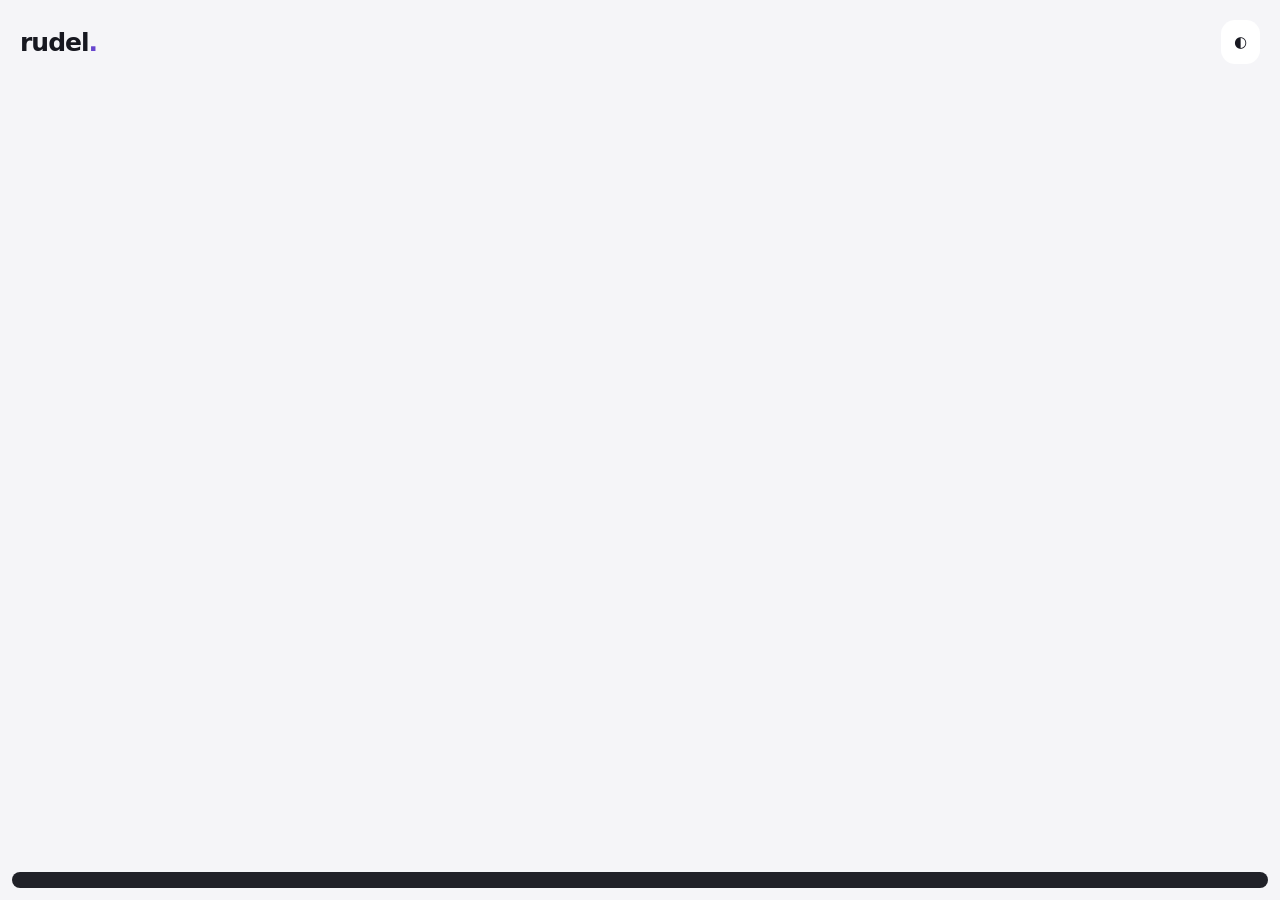
<file: android-native/app/src/main/assets/index.html>
<!doctype html><html><head><meta charset="utf-8"><meta name="viewport" content="width=device-width,initial-scale=1"><title>RUDEL</title><style>
*{box-sizing:border-box}body{--bg:#f5f5f8;--fg:#171820;--card:#fff;--muted:#676879;--accent:#6745ce;margin:0;background:var(--bg);color:var(--fg);font:15px system-ui,sans-serif}body.dark{--bg:#101116;--fg:#f4f4fa;--card:#202129;--muted:#aaaaba;--accent:#b39aff}header{display:flex;align-items:center;justify-content:space-between;padding:20px;position:sticky;top:0;background:var(--bg);z-index:2}header strong{font-size:25px;letter-spacing:-1px}button,a{font:inherit;color:inherit}button{border:0;cursor:pointer;background:var(--card);border-radius:14px;padding:13px}a{text-decoration:none}main{padding:0 20px 110px;max-width:700px;margin:auto;animation:enter .24s ease}h1{font-size:30px;letter-spacing:-1px;margin:12px 0}h2{font-size:19px;margin:24px 0 12px}p,small{color:var(--muted)}.hero{background:#27223e;color:white;border-radius:24px;padding:24px;min-height:150px}.hero p{color:#ddd5f6}.grid{display:grid;grid-template-columns:1fr 1fr;gap:12px}.tile{display:block;background:var(--card);border-radius:20px;padding:20px;min-height:100px}.tile b{display:block;font-size:17px;margin:10px 0 4px}.tile span{font-size:24px}.line{display:flex;align-items:center;justify-content:space-between;background:var(--card);padding:17px;border-radius:14px;margin:8px 0;gap:10px}.nav{position:fixed;bottom:12px;left:12px;right:12px;display:flex;justify-content:space-around;background:#202128;color:white;border-radius:28px;padding:8px;z-index:4}.nav button{background:none;color:#c8c8d0;font-size:11px;padding:8px;min-width:48px}.nav button.active{background:#fff;color:#202128}.nav span{display:block;font-size:21px}input,textarea{width:100%;padding:13px;border:1px solid #8885;border-radius:12px;background:var(--card);color:var(--fg);font:inherit}textarea{min-height:120px}.primary{background:#6745ce;color:white}button:active,.tile:active{transform:scale(.97)}@keyframes enter{from{opacity:0;transform:translateY(8px)}to{opacity:1;transform:none}}@media(prefers-reduced-motion:reduce){*{animation:none!important;transition:none!important}}
</style></head><body><header><strong>rudel<span style="color:var(--accent)">.</span></strong><button id="theme" aria-label="Change theme">◐</button></header><main id="main"></main><nav class="nav" id="nav"></nav><script>
const $=id=>document.getElementById(id), store=localStorage;const links={Friends:'rudel://connect',Messages:'rudel://connect',Stories:'rudel://connect','Rudra AI':'rudel://ai',Account:'rudel://account',Alarm:'rudel://alarm',Games:'playzone.html',Comics:'comicbook.html','Previous tools':'legacy-home.html'};const tabs=[['Home','⌂'],['Explore','◇'],['Tools','⊞'],['Profile','○']];let page='Home',timer=null;const esc=s=>String(s).replace(/[&<>"']/g,c=>({'&':'&amp;','<':'&lt;','>':'&gt;','"':'&quot;',"'":'&#39;'}[c]));function tile(n,i,d){return `<a class="tile" href="${links[n]||'#'+n}"><span>${i}</span><b>${n}</b><small>${d}</small></a>`}function show(n){clearInterval(timer);page=n;let h='';if(n==='Home')h=`<h1>Make today yours.</h1><p>Connect, create and discover.</p><section class="hero"><small style="color:#d5c9ff">YOUR SPACE</small><h2>Everything in one place.</h2><a href="rudel://connect">Open Connect →</a></section><h2>Quick access</h2><div class="grid">${tile('Friends','♧','Your circle')}${tile('Messages','▤','Private chats')}${tile('Rudra AI','✦','Ask a question')}${tile('Stories','◉','Your connections')}</div>`;else if(n==='Explore')h=`<h1>Explore</h1><p>Find something new to enjoy.</p><div class="grid">${tile('Games','♟','PlayZone')}${tile('Comics','▤','Reading library')}${tile('Stories','◉','Connect')}${tile('Previous tools','⊞','Existing features')}</div>`;else if(n==='Tools')h=`<h1>Your toolkit</h1><div class="grid">${tile('Alarm','◷','Phone clock')}${tile('Notes','▤','Private notes')}${tile('Tasks','✓','Daily checklist')}${tile('Stopwatch','◴','Track elapsed time')}${tile('Dashboard','▥','Your activity')}${tile('Timer','◷','Countdown')}</div>`;else if(n==='Profile')h=`<h1>My profile</h1><div class="hero"><h2>My RUDEL account</h2><a href="rudel://account">Manage account →</a></div><h2>Preferences</h2><a class="line" href="rudel://connect">Friends & messages <span>›</span></a><button class="line" onclick="toggleTheme()">Appearance ◐</button><a class="line" href="#About">About RUDEL <span>›</span></a>`;else if(n==='About')h='<h1>About RUDEL</h1><div class="tile"><small>FOUNDER & CREATOR</small><h2>Rudra Joshi</h2><p>RUDEL is a technology project created to bring connections, creativity, entertainment and useful digital tools together.</p><b>Rudra Joshi & Team</b></div>';else if(n==='Notes')h='<h1>Notes</h1><p>Saved privately on this device.</p><textarea id="note" placeholder="Write a note"></textarea><button class="primary" onclick="store.setItem('rudel.note', $('note').value);this.textContent='Saved'">Save note</button>';else if(n==='Tasks')h='<h1>Tasks</h1><form id="taskform"><input id="task" required maxlength="200" placeholder="New task"><button class="primary">Add task</button></form><div id="tasks"></div>';else if(n==='Dashboard')h=`<h1>Activity</h1><div class="grid"><div class="tile"><small>Tasks completed</small><h1>${tasks().filter(t=>t.done).length}</h1></div><div class="tile"><small>Total tasks</small><h1>${tasks().length}</h1></div></div><p>These are actual local task counts, not online statistics.</p>`;else if(n==='Timer'||n==='Stopwatch')h=`<h1>${n}</h1>${n==='Timer'?'<input id="minutes" type="number" min="1" max="180" value="5">':''}<h1 id="clock">00:00</h1><button class="primary" id="start">Start</button> <button id="reset">Reset</button><p>Runs while this screen is open. For background alarms use Alarm.</p>`;else return show('Home');$('main').innerHTML=h;$('nav').innerHTML=tabs.map(([t,i])=>`<button class="${n===t?'active':''}" onclick="location.hash='${t}'"><span>${i}</span>${t}</button>`).join('');if(n==='Notes')$('note').value=store.getItem('rudel.note')||'';if(n==='Tasks'){renderTasks();$('taskform').onsubmit=e=>{e.preventDefault();let a=tasks();a.push({text:$('task').value,done:false});save(a);$('task').value='';renderTasks()}}if(n==='Timer'||n==='Stopwatch'){$('start').onclick=()=>{clearInterval(timer);let end=Date.now()+(n==='Timer'?Math.max(1,Math.min(180,Number($('minutes').value)||5))*60000:0),tick=()=>{let v=Math.max(0,Math.floor((n==='Timer'?end-Date.now():Date.now()-end)/1000));$('clock').textContent=String(Math.floor(v/60)).padStart(2,'0')+':'+String(v%60).padStart(2,'0');if(n==='Timer'&&v===0){clearInterval(timer);$('clock').textContent='Time is up'}};tick();timer=setInterval(tick,200)};$('reset').onclick=()=>{clearInterval(timer);$('clock').textContent='00:00'}}}function tasks(){try{return JSON.parse(store.getItem('rudel.tasks')||'[]')}catch{return []}}function save(a){store.setItem('rudel.tasks',JSON.stringify(a))}function change(i,del){let a=tasks();if(del)a.splice(i,1);else a[i].done=!a[i].done;save(a);renderTasks()}function renderTasks(){$('tasks').innerHTML=tasks().map((t,i)=>`<div class="line"><button onclick="change(${i},false)">${t.done?'✓':'○'}</button><span>${esc(t.text)}</span><button onclick="change(${i},true)">×</button></div>`).join('')}function toggleTheme(){document.body.classList.toggle('dark');store.setItem('rudel.dark',document.body.classList.contains('dark')?'1':'0')}$('theme').onclick=toggleTheme;if(store.getItem('rudel.dark')==='1')document.body.classList.add('dark');window.onhashchange=()=>show(location.hash.slice(1)||'Home');show(location.hash.slice(1)||'Home');</script></body></html>
</file>
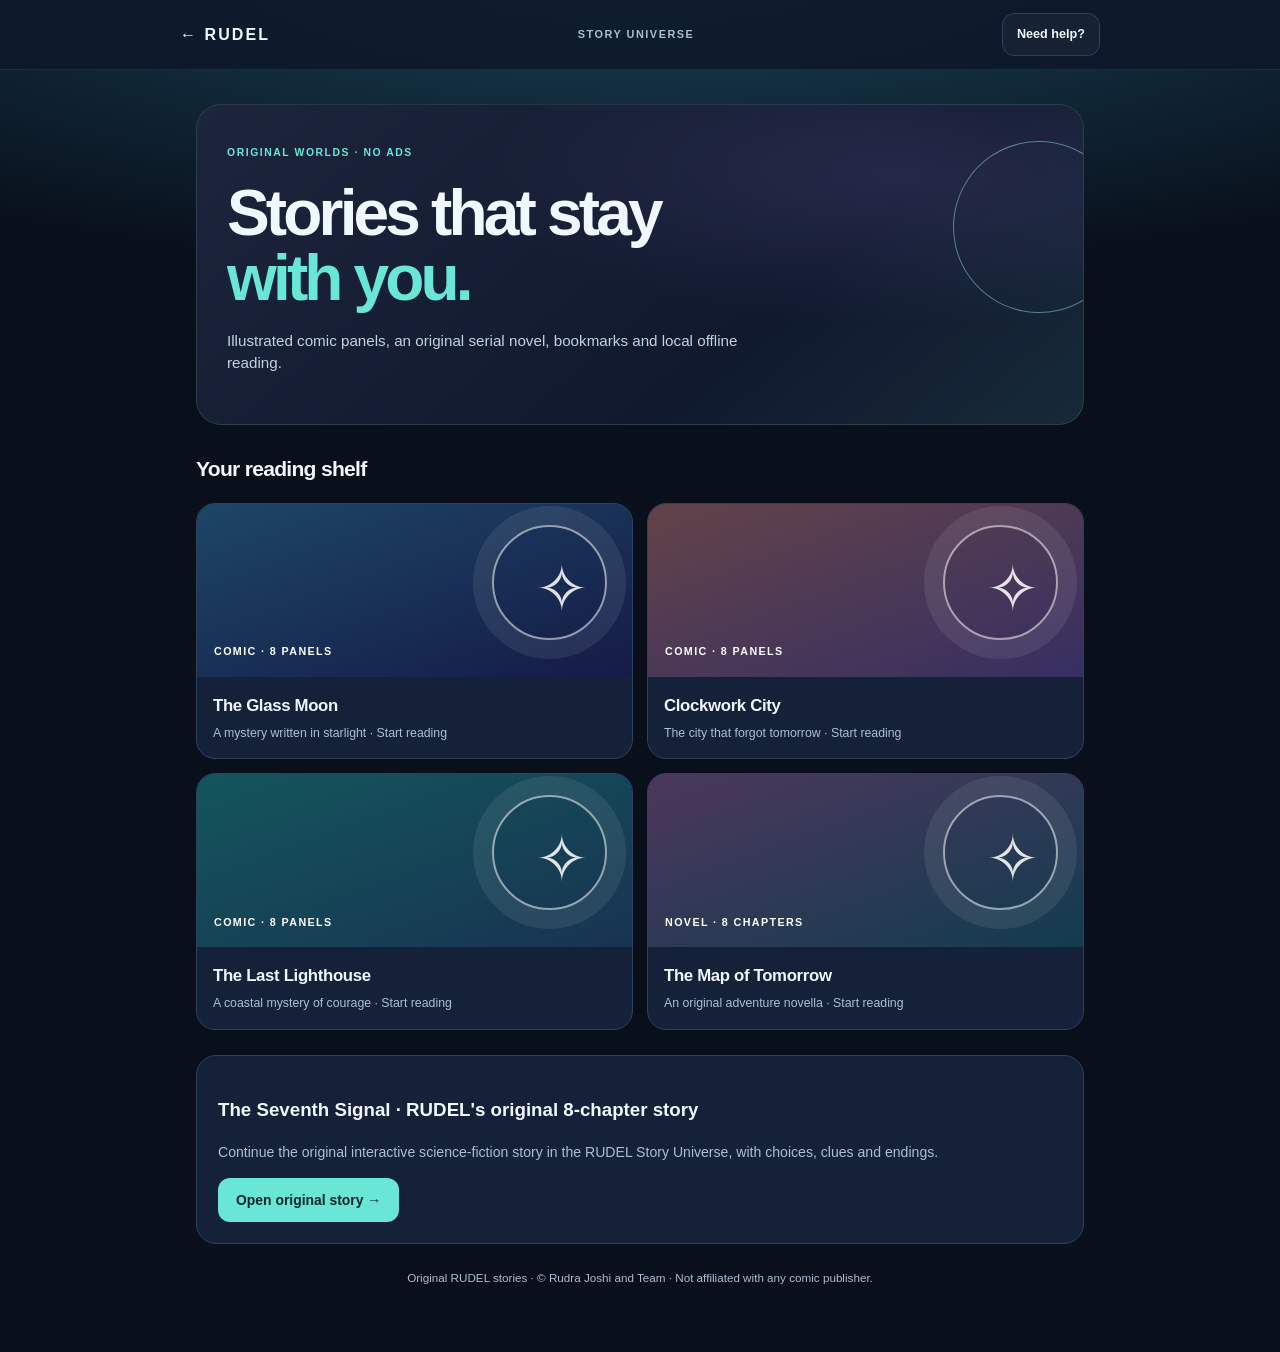
<file: comicbook.html>
<!doctype html><html lang="en"><head><meta charset="utf-8"><meta name="viewport" content="width=device-width,initial-scale=1,viewport-fit=cover"><meta name="theme-color" content="#0b1423"><title>RUDEL · Comics & Novels</title><link rel="icon" href="assets/icon-192.png"><link rel="stylesheet" href="grand.css"><link rel="stylesheet" href="comicbook.css"></head><body><header class="grand-top"><a class="back" href="index.html">← RUDEL</a><span class="top-mid">STORY UNIVERSE</span><a href="rudra.html" class="ghost-button">Need help?</a></header><main class="grand-wrap"><section class="grand-hero story-hero"><span class="eyebrow">ORIGINAL WORLDS · NO ADS</span><h1>Stories that stay<br><em>with you.</em></h1><p>Illustrated comic panels, an original serial novel, bookmarks and local offline reading.</p></section><div id="library"><h2 class="section-title">Your reading shelf</h2><div id="bookGrid" class="book-grid"></div><div class="classics"><h3>The Seventh Signal · RUDEL's original 8-chapter story</h3><p>Continue the original interactive science-fiction story in the RUDEL Story Universe, with choices, clues and endings.</p><a class="grand-button" href="index.html#stories">Open original story →</a></div></div><section id="reader" hidden><div class="book-tools"><button id="backBooks" class="ghost-button">← Library</button><span id="readerCount" class="hint"></span><button id="bookmark" class="ghost-button">☆ Bookmark</button></div><h1 id="readerTitle" class="reader-title"></h1><div id="panel" class="panel"></div><article class="prose" id="readingText"></article><div class="reader-controls"><button id="prev" class="ghost-button">← Previous</button><button id="readAloud" class="ghost-button">▶ Read aloud</button><button id="next" class="grand-button">Next →</button></div><div class="reader-options"><button id="smallText" class="ghost-button">A−</button><button id="largeText" class="ghost-button">A+</button><span>Progress is saved privately on this device</span></div></section><footer class="footer-note">Original RUDEL stories · © Rudra Joshi and Team · Not affiliated with any comic publisher.</footer></main><script src="comicbook.js"></script></body></html>
</file>
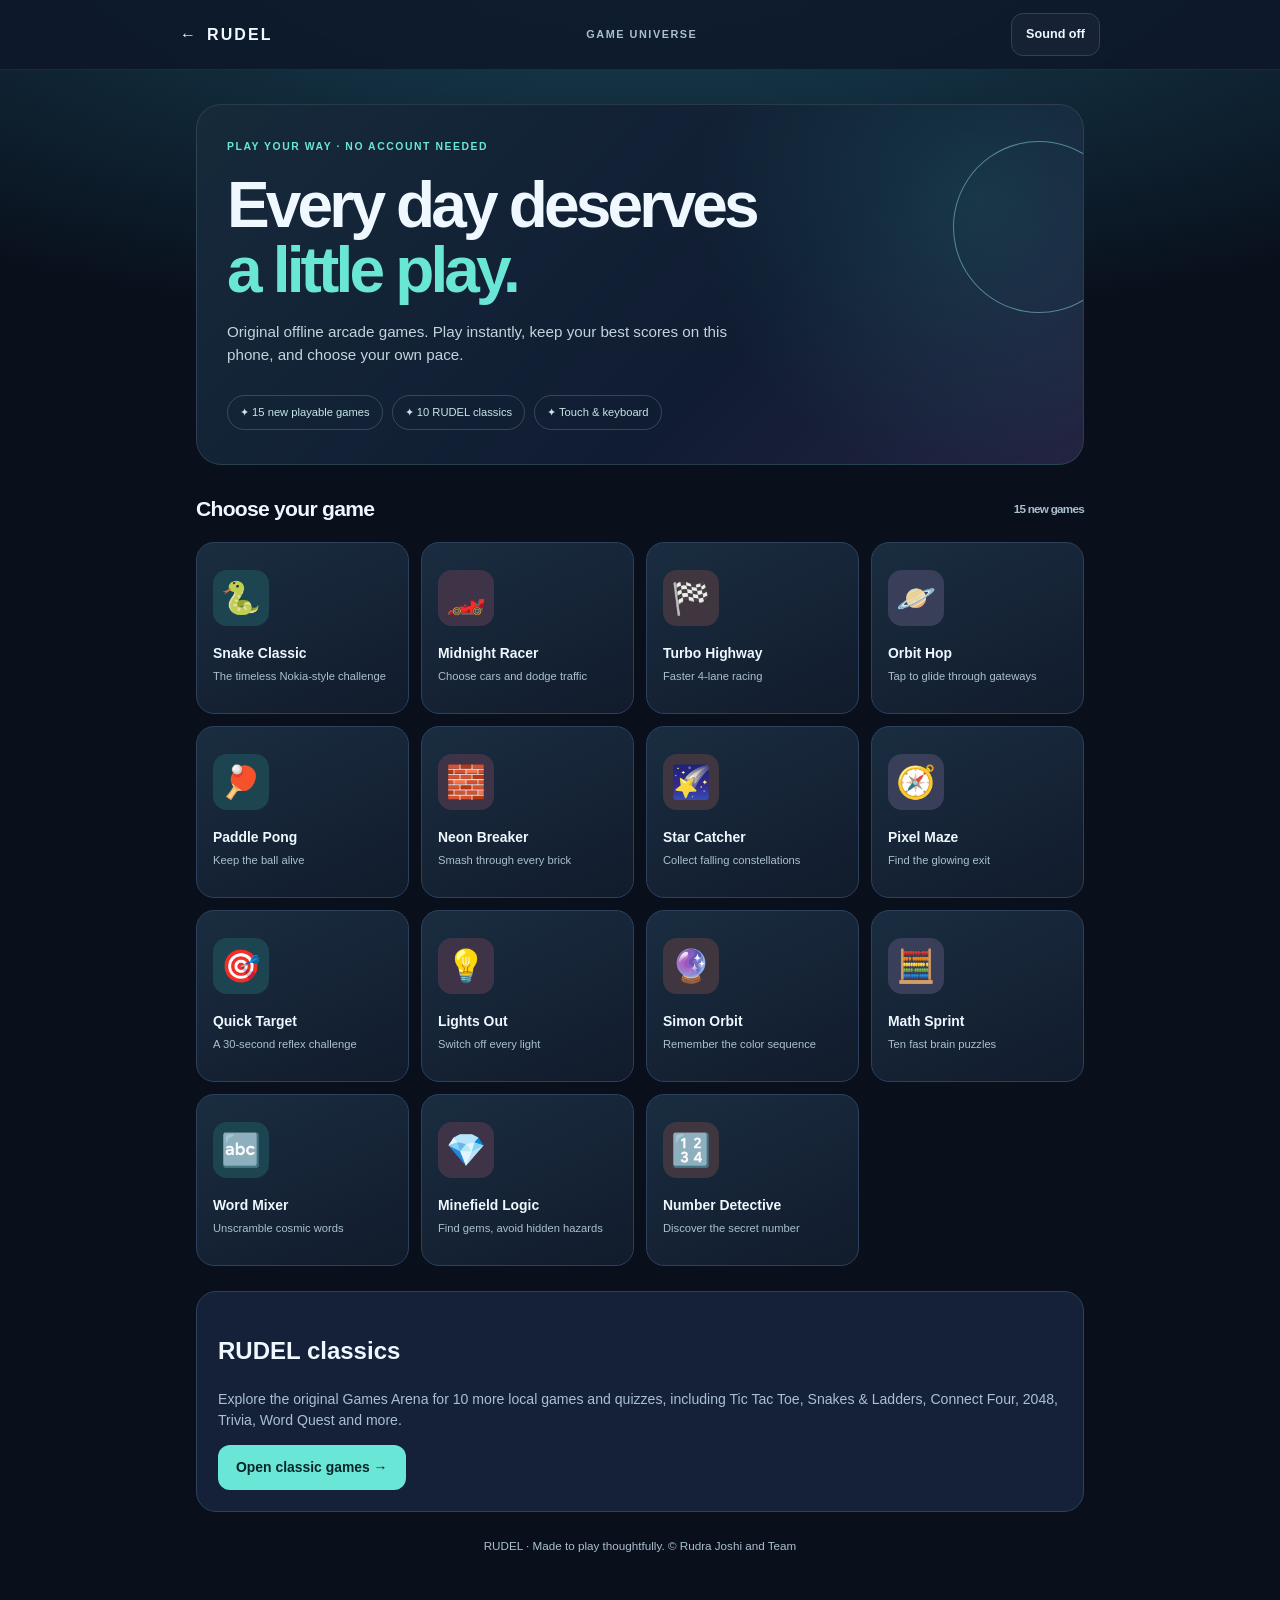
<file: playzone.html>
<!doctype html><html lang="en"><head><meta charset="utf-8"><meta name="viewport" content="width=device-width,initial-scale=1,viewport-fit=cover"><meta name="theme-color" content="#0d1724"><title>RUDEL · 24+ Games Arena</title><link rel="icon" href="assets/icon-192.png"><link rel="stylesheet" href="grand.css"></head><body><header class="grand-top"><a href="index.html" class="back">← <span>RUDEL</span></a><span class="top-mid">GAME UNIVERSE</span><button id="soundToggle" class="ghost-button">Sound off</button></header><main class="grand-wrap"><section class="grand-hero"><div class="eyebrow">PLAY YOUR WAY · NO ACCOUNT NEEDED</div><h1>Every day deserves<br><em>a little play.</em></h1><p>Original offline arcade games. Play instantly, keep your best scores on this phone, and choose your own pace.</p><div class="hero-mini"><span>✦ 15 new playable games</span><span>✦ 10 RUDEL classics</span><span>✦ Touch & keyboard</span></div></section><section id="gameHub"><h2 class="section-title">Choose your game <span id="counter"></span></h2><div id="gameGrid" class="game-grid"></div><div class="classics"><h2>RUDEL classics</h2><p>Explore the original Games Arena for 10 more local games and quizzes, including Tic Tac Toe, Snakes & Ladders, Connect Four, 2048, Trivia, Word Quest and more.</p><a class="grand-button" href="index.html#games">Open classic games →</a></div></section><section id="gameView" hidden><div class="game-header"><button class="ghost-button" id="backGames">← All games</button><div id="scoreInfo"></div></div><div class="stage-title"><div id="gameTitle"></div><p id="gameHint"></p></div><div id="vehiclePicker" class="vehicle-picker" hidden></div><div class="game-panel"><div id="canvasHolder" class="canvas-holder"><canvas id="arena" width="360" height="360" aria-label="Game board"></canvas><div id="gameOverlay" class="game-overlay"></div></div><div id="domHolder" class="dom-holder" hidden></div><div class="game-actions"><button id="startBtn" class="grand-button">Start game</button><button id="pauseBtn" class="ghost-button" hidden>Pause</button></div><div class="controls"><button data-control="left" aria-label="Move left">◀</button><button data-control="up" aria-label="Move up">▲</button><button data-control="down" aria-label="Move down">▼</button><button data-control="right" aria-label="Move right">▶</button><button data-control="act" aria-label="Action">●</button></div><p id="gameStatus" class="status" aria-live="polite"></p></div><p class="footer-note">Games work offline on this device. Scores are local; there are no online opponents or cash rewards.</p></section><footer class="footer-note">RUDEL · Made to play thoughtfully. © Rudra Joshi and Team</footer></main><script src="playzone.js"></script></body></html>
</file>
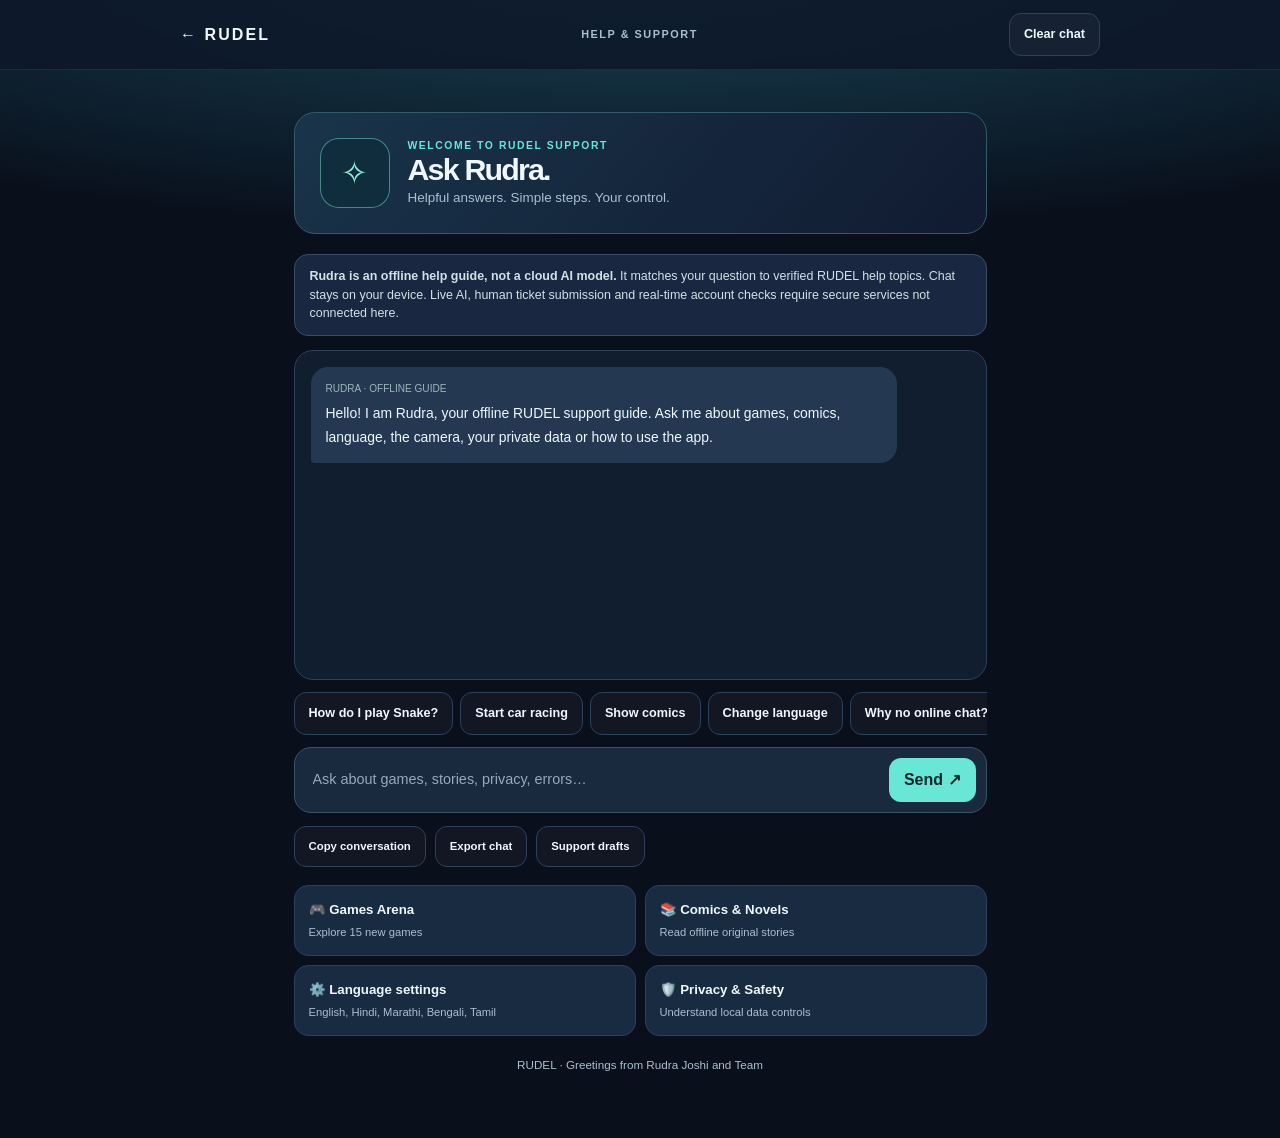
<file: rudra.html>
<!doctype html><html lang="en"><head><meta charset="utf-8"><meta name="viewport" content="width=device-width,initial-scale=1,viewport-fit=cover"><meta name="theme-color" content="#0b1522"><title>RUDEL · Rudra Assistant</title><link rel="icon" href="assets/icon-192.png"><link rel="stylesheet" href="grand.css"><style>.assistant-layout{max-width:725px;margin:auto}.assistant-head{background:linear-gradient(130deg,#19344a,#111b31);border:1px solid #345b66;border-radius:21px;padding:25px;display:flex;align-items:center;gap:18px;margin:20px 0}.rudra-mark{height:70px;min-width:70px;border:1px solid #7ce7d380;border-radius:19px;background:#102d3d;display:grid;place-items:center;font-size:2rem;color:#8af5dd}.assistant-head h1{font-size:1.9rem;margin:0 0 3px}.assistant-head p{color:var(--muted);font-size:.84rem;margin:0}.offline-disclaimer{font-size:.78rem;color:#d2e1e7;border:1px solid #3a4d65;background:#192840;border-radius:14px;padding:12px 15px;margin:14px 0}.chat-window{min-height:330px;max-height:52vh;overflow:auto;display:flex;flex-direction:column;gap:12px;padding:16px;border:1px solid var(--line);border-radius:19px;background:#101e30}.bubble{max-width:89%;border-radius:17px 17px 17px 4px;background:#243951;align-self:flex-start;padding:13px 15px;font-size:.87rem;line-height:1.7;white-space:pre-wrap}.bubble.me{align-self:flex-end;background:#245a57;color:#e7fffb;border-radius:17px 17px 4px 17px}.bubble small{display:block;color:#b8d5d4;opacity:.8;margin-bottom:5px;font-size:.63rem}.prompt-row{display:flex;gap:7px;overflow:auto;padding:12px 0;scrollbar-width:thin}.prompt-row button{flex-shrink:0}.assistant-form{display:flex;gap:9px;padding:10px;background:#19293e;border:1px solid #395366;border-radius:17px}.assistant-form input{flex:1;min-width:0;border:0;background:transparent;color:white;outline:none;font-size:.9rem;padding:8px}.assistant-form input::placeholder{color:#94abba}.assistant-form button{border:0;background:var(--teal);color:#09262a;border-radius:12px;padding:10px 15px;font-weight:800}.assistant-footer{display:flex;gap:9px;flex-wrap:wrap;margin:13px 0}.assistant-footer .ghost-button{font-size:.71rem}.resources{display:grid;grid-template-columns:1fr 1fr;gap:9px;margin-top:18px}.resources a{padding:14px;background:#182b40;border:1px solid var(--line);border-radius:14px;font-size:.83rem;font-weight:750}.resources a small{display:block;color:var(--muted);font-weight:400;font-size:.7rem;margin-top:4px}@media(max-width:450px){.assistant-head{padding:16px}.rudra-mark{width:53px;min-width:53px;height:53px}.resources{grid-template-columns:1fr}.assistant-head h1{font-size:1.6rem}}</style></head><body><header class="grand-top"><a href="index.html" class="back">← RUDEL</a><span class="top-mid">HELP & SUPPORT</span><button id="clearChat" class="ghost-button">Clear chat</button></header><main class="grand-wrap assistant-layout"><div class="assistant-head"><span class="rudra-mark">✧</span><div><div class="eyebrow">WELCOME TO RUDEL SUPPORT</div><h1>Ask Rudra.</h1><p>Helpful answers. Simple steps. Your control.</p></div></div><div class="offline-disclaimer"><strong>Rudra is an offline help guide, not a cloud AI model.</strong> It matches your question to verified RUDEL help topics. Chat stays on your device. Live AI, human ticket submission and real-time account checks require secure services not connected here.</div><section class="chat-window" id="messages" aria-label="Rudra assistant conversation" aria-live="polite"></section><div class="prompt-row" id="quick"></div><form class="assistant-form" id="askForm"><input id="question" maxlength="500" placeholder="Ask about games, stories, privacy, errors…" aria-label="Question for Rudra" required autocomplete="off"><button type="submit">Send ↗</button></form><div class="assistant-footer"><button class="ghost-button" id="copyChat">Copy conversation</button><button class="ghost-button" id="exportChat">Export chat</button><a class="ghost-button" href="index.html#support">Support drafts</a></div><div class="resources"><a href="playzone.html">🎮 Games Arena<small>Explore 15 new games</small></a><a href="comicbook.html">📚 Comics & Novels<small>Read offline original stories</small></a><a href="index.html#settings">⚙️ Language settings<small>English, Hindi, Marathi, Bengali, Tamil</small></a><a href="index.html#safety">🛡️ Privacy & Safety<small>Understand local data controls</small></a></div><footer class="footer-note">RUDEL · Greetings from Rudra Joshi and Team</footer></main><script src="rudra.js"></script></body></html>
</file>
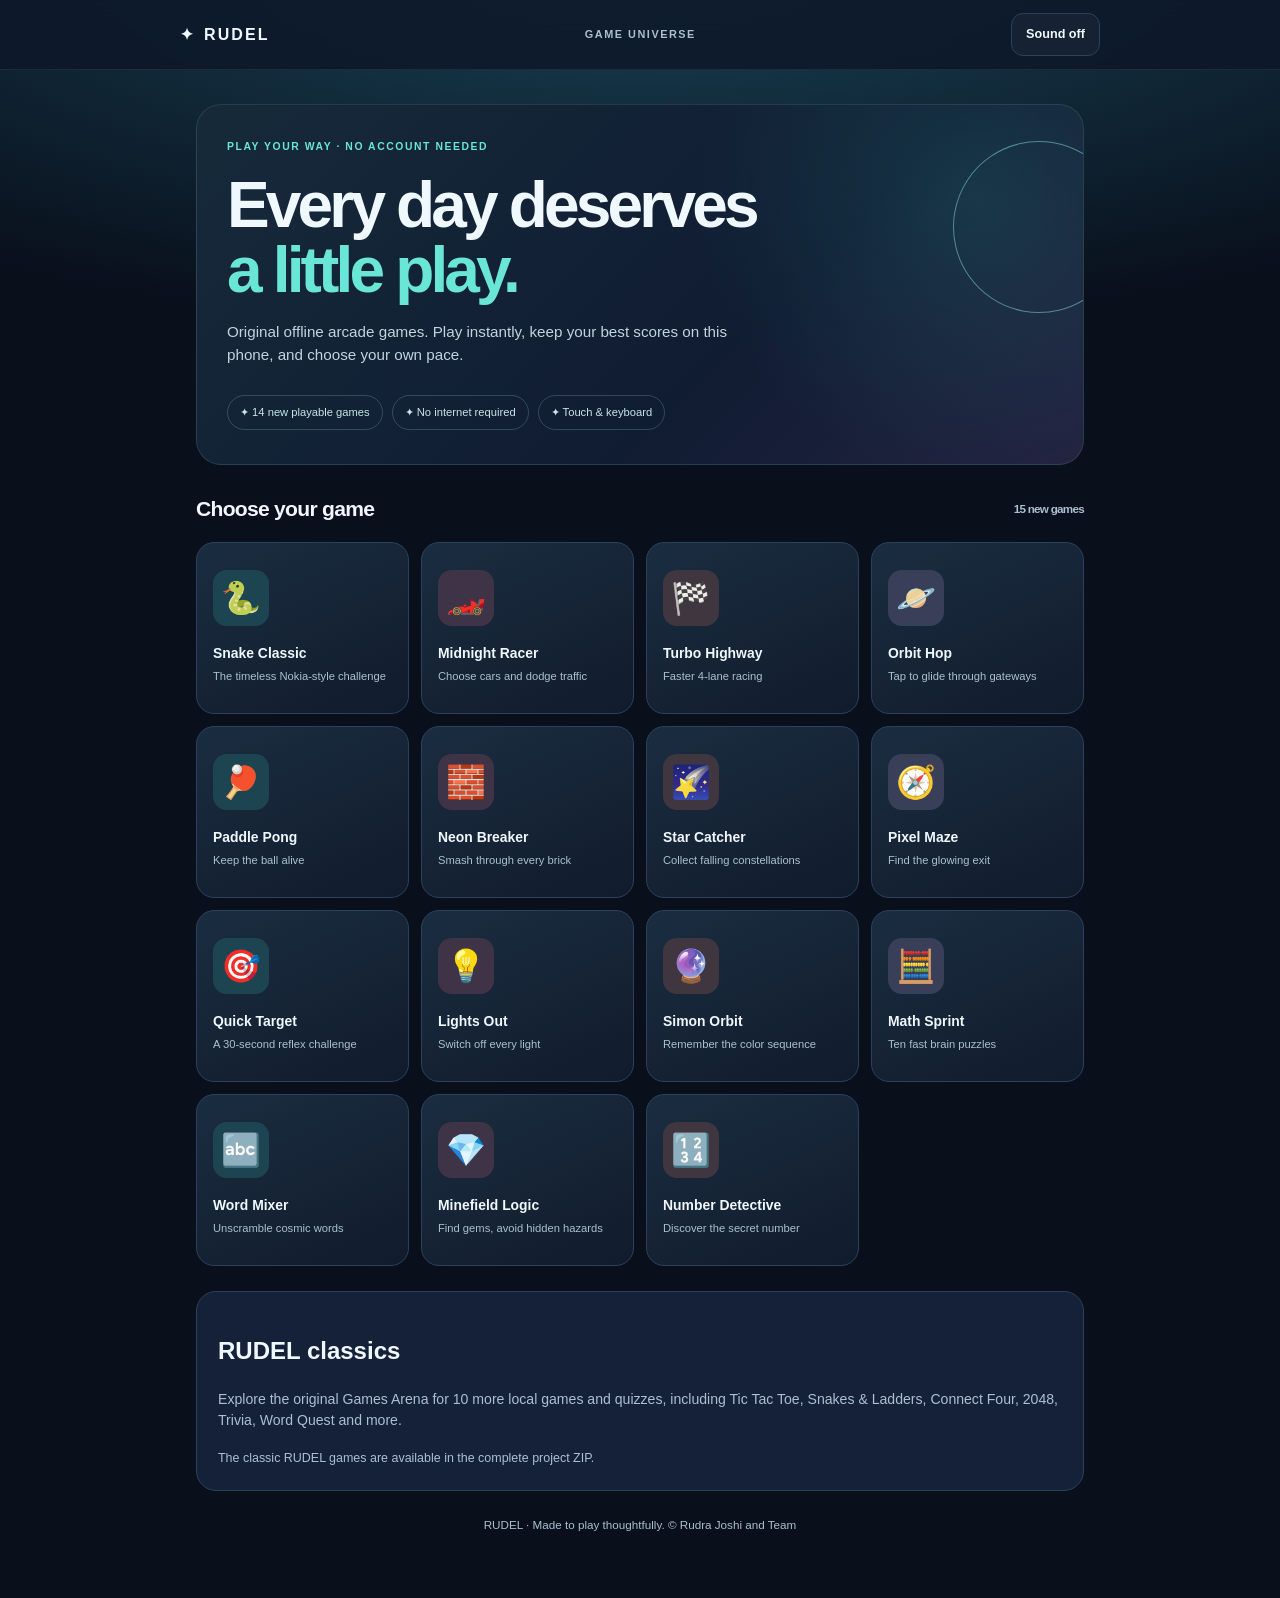
<file: android-native/app/src/main/assets/arena6.html>
<!doctype html><html lang="en"><head><meta charset="utf-8"><meta name="viewport" content="width=device-width,initial-scale=1,viewport-fit=cover"><meta name="theme-color" content="#0d1724"><title>RUDEL · 24+ Games Arena</title><style>:root{color-scheme:dark;--bg:#090f1b;--surface:#152138;--surface2:#1c2c46;--line:#2d415d;--ink:#eff7ff;--muted:#aac0d0;--teal:#69e6d5;--gold:#ffd38e;--pink:#e4a4ce;font-family:Inter,ui-sans-serif,-apple-system,BlinkMacSystemFont,"Segoe UI",Arial,sans-serif}*{box-sizing:border-box}body{margin:0;color:var(--ink);background:radial-gradient(ellipse 90% 25% at 50% -4%,#194559 0%,transparent 100%),var(--bg);min-height:100vh;line-height:1.5}button,input,textarea,select{font:inherit}button{cursor:pointer}a{text-decoration:none;color:inherit}button:focus-visible,a:focus-visible,input:focus-visible{outline:3px solid var(--teal);outline-offset:3px}.grand-top{height:70px;border-bottom:1px solid #ffffff13;display:flex;align-items:center;justify-content:space-between;padding:0 max(16px,calc((100vw - 920px)/2));gap:13px;background:#0d1829db;backdrop-filter:blur(15px);position:sticky;top:0;z-index:9}.back{display:flex;align-items:center;gap:9px;color:var(--ink);font-size:1rem;font-weight:850;letter-spacing:.13em}.top-mid{font-size:.68rem;color:var(--muted);font-weight:900;letter-spacing:.14em}.ghost-button{border:1px solid var(--line);color:var(--ink);background:#ffffff09;border-radius:12px;padding:11px 14px;font-weight:700;font-size:.79rem}.grand-wrap{max-width:920px;padding:22px 16px 65px;margin:auto}.grand-hero{border-radius:25px;background:radial-gradient(circle at 88% 26%,#247d7d45,transparent 34%),linear-gradient(135deg,#162a3a,#101c32 62%,#232341);padding:34px 30px;position:relative;overflow:hidden;border:1px solid #50747755;margin:12px 0 28px}.grand-hero:after{content:"";position:absolute;right:-42px;top:36px;width:170px;height:170px;border:1px solid #98efeb75;transform:rotate(-35deg);border-radius:50%;pointer-events:none}.eyebrow{font-size:.65rem;font-weight:850;letter-spacing:.15em;color:var(--teal)}h1{font-size:clamp(2.25rem,6vw,4rem);line-height:1.02;letter-spacing:-.06em;margin:18px 0}h1 em{color:var(--teal);font-style:normal}.grand-hero p{max-width:520px;color:#c1d4dd;font-size:.95rem}.hero-mini{display:flex;gap:9px;flex-wrap:wrap;margin-top:28px}.hero-mini span{border:1px solid #78b1b14d;border-radius:30px;padding:8px 12px;color:#c6e6e6;font-size:.7rem}.section-title{display:flex;justify-content:space-between;align-items:center;font-size:1.32rem;letter-spacing:-.035em}.section-title span{font-size:.73rem;color:var(--muted)}.game-grid{display:grid;grid-template-columns:repeat(4,1fr);gap:12px}.game-tile{border:1px solid var(--line);background:linear-gradient(155deg,#1a2d40,#111b2c);color:var(--ink);text-align:left;border-radius:18px;min-height:172px;padding:16px;position:relative;transition:transform .18s ease,border-color .18s ease}.game-tile:active{transform:scale(.97)}.game-tile:hover{border-color:var(--teal);transform:translateY(-2px)}.tile-glyph{width:56px;height:56px;display:grid;place-items:center;border-radius:14px;font-size:2rem;margin-bottom:17px;background:#1b4652;filter:saturate(.93)}.game-tile:nth-child(4n+2) .tile-glyph{background:#403448}.game-tile:nth-child(4n+3) .tile-glyph{background:#3f3641}.game-tile:nth-child(4n+4) .tile-glyph{background:#383f5b}.game-tile strong{display:block;font-size:.87rem}.game-tile small{display:block;color:var(--muted);font-size:.7rem;margin-top:4px}.classics{margin:25px 0;border:1px solid var(--line);background:var(--surface);border-radius:20px;padding:21px}.classics p{color:var(--muted);font-size:.88rem}.grand-button{border:none;background:var(--teal);color:#08252a;padding:12px 18px;border-radius:12px;font-size:.87rem;font-weight:850;display:inline-flex;justify-content:center;align-items:center;min-height:44px}.game-header{display:flex;align-items:center;justify-content:space-between;margin:9px 0 24px;gap:8px}.game-header #scoreInfo{color:var(--muted);font-size:.8rem}.stage-title #gameTitle{font-size:clamp(1.9rem,6vw,3rem);font-weight:850;letter-spacing:-.05em}.stage-title p{color:var(--muted);margin:4px 0 20px}.game-panel{max-width:600px;margin:auto;border:1px solid var(--line);background:var(--surface);border-radius:22px;padding:19px}.canvas-holder{position:relative;max-width:430px;margin:auto}canvas{display:block;width:100%;height:auto;background:#0a1725;border-radius:15px;border:1px solid #56717834;touch-action:none}.game-overlay{position:absolute;inset:0;border-radius:15px;background:#04111ac9;display:grid;place-content:center;text-align:center;padding:23px;font-size:.92rem;color:#edf7f9;pointer-events:none}.game-overlay.hidden{display:none}.game-overlay strong{font-size:1.6rem;display:block;margin-bottom:10px;color:var(--teal)}.game-actions{display:flex;justify-content:center;gap:8px;margin:16px auto}.controls{display:grid;grid-template-columns:repeat(5,minmax(0,1fr));max-width:420px;margin:12px auto;gap:8px}.controls button{background:#21384a;border:1px solid #547281;border-radius:13px;color:var(--ink);min-height:48px;font-weight:850;touch-action:manipulation}.controls button:active{background:#32675c}.status{color:var(--muted);text-align:center;font-size:.84rem;min-height:25px}.footer-note{color:var(--muted);font-size:.73rem;text-align:center;margin-top:20px}.dom-holder{padding:9px 0;text-align:center}.playgrid{display:grid;gap:7px;max-width:370px;margin:12px auto}.playgrid button{border:1px solid #456074;border-radius:13px;background:#22354b;color:var(--ink);aspect-ratio:1;font-size:1.5rem;font-weight:850;display:grid;place-items:center}.playgrid button:active{transform:scale(.96)}.playgrid .active{background:var(--gold);color:#21324a}.playgrid .mine-open{background:#38516a}.quiz-q{font-size:1.4rem;font-weight:850;margin:13px 0}.input-answer{width:min(100%,320px);border-radius:13px;background:#0a182b;border:1px solid var(--line);padding:14px;color:white}.hint{font-size:.78rem;color:var(--muted)}.shell-card{padding:18px;background:#172c3d;border:1px solid var(--line);border-radius:17px;margin:8px 0}.shell-card p{color:var(--muted)}.result-info{font-weight:850;color:var(--teal)}.closeback{margin:14px 0}button[disabled]{opacity:.4;cursor:not-allowed}@media(max-width:650px){.game-grid{grid-template-columns:repeat(2,1fr);gap:9px}.grand-hero{padding:26px 18px}.grand-wrap{padding-left:12px;padding-right:12px}.top-mid{display:none}.game-tile{min-height:146px;padding:13px}.tile-glyph{width:49px;height:49px;margin-bottom:13px}.game-panel{padding:12px}.controls button{min-height:55px}}@media(prefers-reduced-motion:reduce){*,*:before,*:after{transition:none!important;animation:none!important}}

.vehicle-picker{display:flex;flex-wrap:wrap;gap:7px;margin:10px 0 16px}.vehicle-picker[hidden]{display:none}.vehicle-picker button{flex:1;min-width:66px;color:var(--ink);padding:10px 7px;background:#1c354a;border:1px solid #386078;border-radius:12px;font-size:.74rem}.vehicle-picker button.selected{background:#236b66;border-color:var(--teal);box-shadow:inset 0 0 0 1px var(--teal)}
</style></head><body><header class="grand-top"><a href="#top" class="back">✦ <span>RUDEL</span></a><span class="top-mid">GAME UNIVERSE</span><button id="soundToggle" class="ghost-button">Sound off</button></header><main class="grand-wrap"><section class="grand-hero"><div class="eyebrow">PLAY YOUR WAY · NO ACCOUNT NEEDED</div><h1>Every day deserves<br><em>a little play.</em></h1><p>Original offline arcade games. Play instantly, keep your best scores on this phone, and choose your own pace.</p><div class="hero-mini"><span>✦ 14 new playable games</span><span>✦ No internet required</span><span>✦ Touch & keyboard</span></div></section><section id="gameHub"><h2 class="section-title">Choose your game <span id="counter"></span></h2><div id="gameGrid" class="game-grid"></div><div class="classics"><h2>RUDEL classics</h2><p>Explore the original Games Arena for 10 more local games and quizzes, including Tic Tac Toe, Snakes & Ladders, Connect Four, 2048, Trivia, Word Quest and more.</p><span class="hint">The classic RUDEL games are available in the complete project ZIP.</span></div></section><section id="gameView" hidden><div class="game-header"><button class="ghost-button" id="backGames">← All games</button><div id="scoreInfo"></div></div><div class="stage-title"><div id="gameTitle"></div><p id="gameHint"></p></div><div id="vehiclePicker" class="vehicle-picker" hidden></div><div class="game-panel"><div id="canvasHolder" class="canvas-holder"><canvas id="arena" width="360" height="360" aria-label="Game board"></canvas><div id="gameOverlay" class="game-overlay"></div></div><div id="domHolder" class="dom-holder" hidden></div><div class="game-actions"><button id="startBtn" class="grand-button">Start game</button><button id="pauseBtn" class="ghost-button" hidden>Pause</button></div><div class="controls"><button data-control="left" aria-label="Move left">◀</button><button data-control="up" aria-label="Move up">▲</button><button data-control="down" aria-label="Move down">▼</button><button data-control="right" aria-label="Move right">▶</button><button data-control="act" aria-label="Action">●</button></div><p id="gameStatus" class="status" aria-live="polite"></p></div><p class="footer-note">Games work offline on this device. Scores are local; there are no online opponents or cash rewards.</p></section><footer class="footer-note">RUDEL · Made to play thoughtfully. © Rudra Joshi and Team</footer></main><script>(()=>{'use strict';
const CATALOG=[
['snake','🐍','Snake Classic','The timeless Nokia-style challenge'],['racer','🏎️','Midnight Racer','Choose cars and dodge traffic'],['turbo','🏁','Turbo Highway','Faster 4-lane racing'],['flappy','🪐','Orbit Hop','Tap to glide through gateways'],['pong','🏓','Paddle Pong','Keep the ball alive'],['bricks','🧱','Neon Breaker','Smash through every brick'],['catch','🌠','Star Catcher','Collect falling constellations'],['maze','🧭','Pixel Maze','Find the glowing exit'],['tap','🎯','Quick Target','A 30-second reflex challenge'],['lights','💡','Lights Out','Switch off every light'],['simon','🔮','Simon Orbit','Remember the color sequence'],['math','🧮','Math Sprint','Ten fast brain puzzles'],['word','🔤','Word Mixer','Unscramble cosmic words'],['mines','💎','Minefield Logic','Find gems, avoid hidden hazards'],['guess','🔢','Number Detective','Discover the secret number']
];
const by=id=>document.getElementById(id),c=by('arena'),ctx=c.getContext('2d'),hub=by('gameHub'),view=by('gameView'),status=by('gameStatus'),overlay=by('gameOverlay'),dom=by('domHolder'),keys=['left','up','down','right','act'];
let audioCtx=null;const chirp=(freq=600,dur=.08)=>{if(!sound)return;try{const AC=window.AudioContext||window.webkitAudioContext;if(!AC)return;if(!audioCtx)audioCtx=new AC();const o=audioCtx.createOscillator(),v=audioCtx.createGain();o.type='sine';o.frequency.value=freq;v.gain.setValueAtTime(.035,audioCtx.currentTime);v.gain.exponentialRampToValueAtTime(.0001,audioCtx.currentTime+dur);o.connect(v);v.connect(audioCtx.destination);o.start();o.stop(audioCtx.currentTime+dur)}catch(_){}};let chosenCar=0;const CARS=[['Sport','🏎️'],['Classic','🚗'],['SUV','🚙'],['Formula','🏁']];let active=null,running=false,paused=false,raf=0,last=0,elapsed=0,score=0,game={},timeouts=[],sound=false,mouse={x:180,y:300};
const bg='#0a1725', ink='#e9f8fa',mint='#69e6d5',gold='#ffd38e',red='#ff858f',blue='#81c0fc';
const clamp=(n,a,b)=>Math.max(a,Math.min(b,n)),rnd=n=>Math.floor(Math.random()*n),chance=p=>Math.random()<p;
const boxes=()=>Array.from({length:16},(_,i)=>i);
const getBest=id=>{try{return +(localStorage.getItem('rudel-grand-best-'+id)||0)}catch(_){return 0}};
const setBest=(id,n)=>{try{if(n>getBest(id))localStorage.setItem('rudel-grand-best-'+id,String(n))}catch(_){}};
const saveInfo=()=>{by('scoreInfo').textContent=`Score ${score} · Best ${Math.max(getBest(active),score)}`};
const say=t=>{status.textContent=t};const over=(title,text)=>{overlay.classList.remove('hidden');overlay.innerHTML=`<div><strong>${title}</strong><div>${text}</div></div>`};
const clearTime=()=>{timeouts.forEach(clearTimeout);timeouts=[]};
const later=(cb,n)=>{const id=setTimeout(cb,n);timeouts.push(id);return id};
const stops=()=>{running=false;paused=false;cancelAnimationFrame(raf);raf=0;clearTime();if(active)setBest(active,score)};
const done=(title,detail)=>{stops();if(dom.hidden){overlay.classList.add('hidden');say(title+' — '+detail);}else over(title,detail);by('pauseBtn').hidden=true;by('startBtn').textContent='Play again';saveInfo()};
const reset=()=>{stops();score=0;elapsed=0;last=0;game={};overlay.classList.add('hidden');by('startBtn').textContent='Restart';by('pauseBtn').hidden=false;by('pauseBtn').textContent='Pause';saveInfo();say('Use the on-screen buttons, swipe or keyboard arrows.');};
function play(id){if(!CATALOG.some(g=>g[0]===id))return;stops();active=id;hub.hidden=true;view.hidden=false;location.hash=id;window.scrollTo(0,0);const info=CATALOG.find(g=>g[0]===id);const vehicle=by('vehiclePicker');vehicle.hidden=!['racer','turbo'].includes(id);vehicle.innerHTML=vehicle.hidden?'':CARS.map((car,i)=>`<button class="${i===chosenCar?'selected':''}" data-vehicle="${i}">${car[1]} ${car[0]}</button>`).join('');by('gameTitle').textContent=`${info[1]} ${info[2]}`;by('gameHint').textContent=info[3];dom.hidden=true;by('canvasHolder').hidden=false;by('startBtn').hidden=false;by('pauseBtn').hidden=true;document.querySelector('.controls').hidden=false;over('Ready to play?','Press Start game to begin.');say('All games work offline.');score=0;saveInfo();}
function back(){stops();view.hidden=true;hub.hidden=false;active=null;location.hash='';window.scrollTo(0,0)}
const drawRect=(x,y,w,h,color)=>{ctx.fillStyle=color;ctx.fillRect(x,y,w,h)};
const round=(x,y,w,h,r,color)=>{ctx.fillStyle=color;ctx.beginPath();ctx.roundRect(x,y,w,h,r);ctx.fill()};
const text=(t,x,y,size=16,color=ink,align='center')=>{ctx.font=`700 ${size}px system-ui`;ctx.fillStyle=color;ctx.textAlign=align;ctx.fillText(String(t),x,y)};
const circle=(x,y,r,color)=>{ctx.fillStyle=color;ctx.beginPath();ctx.arc(x,y,r,0,Math.PI*2);ctx.fill()};
function backdrop(){ctx.fillStyle=bg;ctx.fillRect(0,0,360,360);ctx.strokeStyle='#ffffff0a';ctx.lineWidth=1;for(let i=0;i<=360;i+=30){ctx.beginPath();ctx.moveTo(i,0);ctx.lineTo(i,360);ctx.stroke();ctx.beginPath();ctx.moveTo(0,i);ctx.lineTo(360,i);ctx.stroke()}}
function start(){if(!active)return;reset();const kind=active;
 if(kind==='snake'){game={body:[{x:8,y:9},{x:7,y:9},{x:6,y:9}],dir:{x:1,y:0},next:{x:1,y:0},food:{x:13,y:9},acc:0};}
 else if(['racer','turbo'].includes(kind)){const fast=kind==='turbo';game={lane:1,lanes:fast?4:3,car:chosenCar,obstacles:[],spawn:0,meters:0,speed:fast?195:145};}
 else if(kind==='flappy'){game={y:180,vel:0,pipes:[],spawn:0,passed:0};}
 else if(kind==='pong'){game={paddle:180,ball:{x:180,y:180,vx:120,vy:160},lives:3};}
 else if(kind==='bricks'){game={paddle:180,ball:{x:180,y:270,vx:120,vy:-165},bricks:Array.from({length:24},(_,i)=>i)};}
 else if(kind==='catch'){game={x:180,fall:[],spawn:0,misses:0};}
 else if(kind==='maze'){game=makeMaze();}
 else if(kind==='tap'){game={target:{x:180,y:180},time:30};}
 else if(kind==='lights'){game={grid:Array.from({length:25},()=>0),moves:0};for(let i=0;i<14;i++)toggleLight(rnd(25),false);}
 else if(kind==='simon'){game={sequence:[],index:0,locked:true};}
 else if(kind==='math'){game={round:0,correct:0};makeMath();}
 else if(kind==='word'){game={round:0,correct:0};makeWord();}
 else if(kind==='mines'){game={mines:new Set(),open:new Set(),flags:new Set(),mode:'reveal',first:true};while(game.mines.size<9)game.mines.add(rnd(64));}
 else if(kind==='guess'){game={number:1+rnd(100),count:0};}
 if(['lights','simon','math','word','mines','guess'].includes(kind)){by('canvasHolder').hidden=true;dom.hidden=false;document.querySelector('.controls').hidden=true;renderDom();if(kind==='simon')nextSimon();}
 else{running=true;raf=requestAnimationFrame(frame);draw();}
}
function frame(t){if(!running||paused)return;if(!last)last=t;const dt=Math.min((t-last)/1000,.05);last=t;elapsed+=dt;update(dt);if(running){draw();raf=requestAnimationFrame(frame)}}
function update(dt){if(active==='snake'){const s=game;s.acc+=dt;if(s.acc<.125)return;s.acc=0;s.dir=s.next;const h={x:s.body[0].x+s.dir.x,y:s.body[0].y+s.dir.y};if(h.x<0||h.x>=18||h.y<0||h.y>=18||s.body.some((p,i)=>i<s.body.length-1&&p.x===h.x&&p.y===h.y)){done('Snake finished',`You collected ${score} apples.`);return}s.body.unshift(h);if(h.x===s.food.x&&h.y===s.food.y){score+=10;chirp(750,.09);saveInfo();let x,y,attempts=0;do{x=rnd(18);y=rnd(18);attempts++}while(s.body.some(p=>p.x===x&&p.y===y)&&attempts<500);s.food={x,y}}else s.body.pop();}
 else if(['racer','turbo'].includes(active)){let s=game;s.spawn+=dt;s.meters+=dt*35;s.speed=Math.min(285,s.speed+dt*3);const threshold=active==='turbo'?.48:.78;if(s.spawn>threshold){s.spawn=0;s.obstacles.push({lane:rnd(s.lanes),y:-35,speed:s.speed+55,car:rnd(4)})}for(let o of s.obstacles){o.y+=o.speed*dt;if(o.y>272&&o.y<334&&o.lane===s.lane){done('Race over',`Distance: ${Math.round(s.meters)}m · Best: ${score} points`);return}}s.obstacles=s.obstacles.filter(o=>o.y<385);score=Math.round(s.meters);saveInfo();}
 else if(active==='flappy'){let s=game;s.vel+=690*dt;s.y+=s.vel*dt;s.spawn+=dt;if(s.spawn>1.62){s.spawn=0;s.pipes.push({x:385,top:50+rnd(160),passed:false})}for(let p of s.pipes){p.x-=155*dt;if(p.x+44<74&&!p.passed){p.passed=true;score+=1;saveInfo()}if(p.x<96&&p.x+44>55&&(s.y-12<p.top||s.y+12>p.top+108)){done('Orbit complete',`Gateways crossed: ${score}`);return}}s.pipes=s.pipes.filter(p=>p.x>-50);if(s.y<10||s.y>350){done('Orbit complete',`Gateways crossed: ${score}`);return}}
 else if(active==='pong'){let s=game,b=s.ball;b.x+=b.vx*dt;b.y+=b.vy*dt;if(b.x<12||b.x>348)b.vx*=-1;if(b.y<13)b.vy=Math.abs(b.vy);if(b.y>317&&b.y<327&&Math.abs(b.x-s.paddle)<46&&b.vy>0){b.vy=-Math.abs(b.vy)*1.025;b.vx+=((b.x-s.paddle)/46)*30;score+=5;saveInfo()}if(b.y>372){s.lives--;if(s.lives<=0){done('Match ended',`${score} points`);return}b.x=180;b.y=170;b.vy=165;say(`${s.lives} balls left`)}}
 else if(active==='bricks'){let s=game,b=s.ball;b.x+=b.vx*dt;b.y+=b.vy*dt;if(b.x<10||b.x>350)b.vx*=-1;if(b.y<10)b.vy=Math.abs(b.vy);if(b.y>=320&&b.y<=334&&Math.abs(b.x-s.paddle)<51&&b.vy>0){b.vy=-Math.abs(b.vy);b.vx+=((b.x-s.paddle)/50)*28}for(let i=0;i<s.bricks.length;i++){const n=s.bricks[i],x=21+(n%6)*54,y=37+Math.floor(n/6)*26;if(b.x>x-7&&b.x<x+53&&b.y>y-7&&b.y<y+26){b.vy*=-1;s.bricks.splice(i,1);score+=10;saveInfo();break}}if(!s.bricks.length){done('Board cleared!','Fantastic job · You hit every brick.');return}if(b.y>372){done('Ball lost',`Bricks cleared: ${score/10}`);return}}
 else if(active==='catch'){let s=game;s.spawn+=dt;if(s.spawn>.46){s.spawn=0;s.fall.push({x:25+rnd(310),y:-10,v:135+rnd(70)})}for(let i=s.fall.length-1;i>=0;i--){let p=s.fall[i];p.y+=p.v*dt;if(p.y>310&&p.y<350&&Math.abs(p.x-s.x)<44){score+=5;s.fall.splice(i,1);saveInfo()}else if(p.y>370){s.fall.splice(i,1);s.misses++}}if(s.misses>=5){done('Starlight saved',`${score} points · ${s.misses} missed`);return}}
 else if(active==='tap'){game.time-=dt;if(game.time<=0){game.time=0;done('Time is up',`${score} accurate taps`);return}}
}
function draw(){backdrop();const s=game;
 if(active==='snake'){for(const [i,p]of s.body.entries())round(p.x*20+2,p.y*20+2,17,17,5,i===0?'#9ffde7':mint);circle(s.food.x*20+10,s.food.y*20+10,8,red);text('SNAKE · '+score,10,20,13,ink,'left')}
 else if(['racer','turbo'].includes(active)){const lanes=s.lanes,w=300/lanes;drawRect(30,0,300,360,'#273545');for(let l=1;l<lanes;l++)for(let j=-12;j<390;j+=58)round(30+l*w-2,((j+s.meters*3)%390)-8,4,28,3,'#cfd7d755');for(let i=0;i<lanes+1;i++)drawRect(29+i*w,0,3,360,'#8393a722');const car=(lane,y,color,type=0)=>{const x=30+lane*w+w/2;let wide=type===2?40:type===3?24:type===1?29:32,length=type===3?64:type===2?54:57;round(x-wide/2,y,wide,length,type===3?3:9,color);round(x-wide*.36,y+7,wide*.72,type===2?20:13,4,'#d2f1ff');round(x-wide*.36,y+length-16,wide*.72,8,4,'#0f1728');circle(x-wide/2-3,y+13,4,'#101f30');circle(x+wide/2+3,y+13,4,'#101f30');if(type===3){round(x-wide*.85,y+length-5,wide*1.7,6,1,'#d0eef4');round(x-wide*.7,y+3,wide*1.4,4,1,'#d0eef4')}if(type===2){round(x-16,y+26,32,3,1,'#f0d69c')}};for(let o of s.obstacles)car(o.lane,o.y,red,o.car);const colors=['#69e6d5','#ffbf79','#9c8dff','#f388a6'];car(s.lane,287,colors[s.car],s.car);text('DISTANCE  '+score+' m',180,27,14,ink)}
 else if(active==='flappy'){for(let p of s.pipes){round(p.x,0,45,p.top,8,'#3cb3a5');round(p.x,p.top+108,45,360-p.top-108,8,'#3cb3a5')}circle(76,s.y,13,gold);circle(80,s.y-4,3,'#172135');text('GATES  '+score,180,28,15,ink)}
 else if(active==='pong'){round(s.paddle-45,328,90,11,5,mint);circle(s.ball.x,s.ball.y,10,gold);text(`SCORE ${score}  ·  ♥ ${s.lives}`,180,28,14,ink)}
 else if(active==='bricks'){for(let n of s.bricks){const palette=['#79dce0','#8bafea','#b7a3ff','#ffd38e'];round(21+(n%6)*54,37+Math.floor(n/6)*26,49,20,5,palette[Math.floor(n/6)])}round(s.paddle-49,324,98,11,6,mint);circle(s.ball.x,s.ball.y,8,gold);text('BRICKS  '+s.bricks.length,180,20,12,ink)}
 else if(active==='catch'){round(s.x-41,326,82,17,7,mint);for(let p of s.fall){circle(p.x,p.y,10,gold);text('✦',p.x,p.y+5,15,'#694a26')}text(`STARS ${score} · MISSED ${s.misses}/5`,180,25,14,ink)}
 else if(active==='maze'){const sz=24;for(let y=0;y<13;y++)for(let x=0;x<13;x++){let wall=s.grid[y][x]===1;drawRect(x*sz+24,y*sz+24,sz-2,sz-2,wall?'#1d4155':'#294052')}circle(s.x*sz+35,s.y*sz+35,9,mint);circle(12*sz+35,12*sz+35,9,gold);text('EXIT ✦',300,349,11,gold)}
 else if(active==='tap'){circle(s.target.x,s.target.y,29,'#72b1b6');circle(s.target.x,s.target.y,19,'#ffdb99');circle(s.target.x,s.target.y,9,'#fa7489');text('TAP  '+score+'   ·   '+Math.ceil(s.time)+'s',180,25,15,ink)}
}
function makeMaze(){const grid=Array.from({length:13},()=>Array(13).fill(1));const visit=(x,y)=>{grid[y][x]=0;let dirs=[[2,0],[-2,0],[0,2],[0,-2]].sort(()=>Math.random()-.5);for(let[dX,dY] of dirs){let nx=x+dX,ny=y+dY;if(nx>0&&nx<12&&ny>0&&ny<12&&grid[ny][nx]===1){grid[y+dY/2][x+dX/2]=0;visit(nx,ny)}}};visit(1,1);grid[12][12]=0;grid[11][12]=0;grid[11][11]=0;return {grid,x:1,y:1}};
function controls(d){if(!active)return;if(!running&&['snake','racer','turbo','flappy','pong','bricks','catch','maze','tap'].includes(active))return;const dir={left:[-1,0],right:[1,0],up:[0,-1],down:[0,1]};
 if(active==='snake'){const next=dir[d];if(next&&!(next[0]===-game.dir.x&&next[1]===-game.dir.y))game.next={x:next[0],y:next[1]}}
 else if(['racer','turbo'].includes(active)){if(d==='left'||d==='right')(game.lane=clamp(game.lane+(d==='right'?1:-1),0,game.lanes-1),chirp(350,.035));else if(d==='act'){chosenCar=(game.car+1)%4;game.car=chosenCar;by('vehiclePicker').querySelectorAll('[data-vehicle]').forEach((el,i)=>el.classList.toggle('selected',i===chosenCar))}}
 else if(active==='flappy'&&(['up','act'].includes(d)))game.vel=-240;
 else if(['pong','bricks'].includes(active)&&['left','right'].includes(d))game.paddle=clamp(game.paddle+(d==='left'?-38:38),52,308);
 else if(active==='catch'&&['left','right'].includes(d))game.x=clamp(game.x+(d==='left'?-36:36),45,315);
 else if(active==='maze'&&dir[d]){const [dx,dy]=dir[d],x=game.x+dx,y=game.y+dy;if(game.grid[y]?.[x]===0){game.x=x;game.y=y;score++;saveInfo();if(x===12&&y===12){done('Maze solved!','You reached the glowing exit.');return}draw()}}
 else if(active==='tap'&&d==='act')tapTarget(game.target.x,game.target.y);
}
function tapTarget(x,y){if(active==='tap'&&running){if(Math.hypot(x-game.target.x,y-game.target.y)<40){score+=1;chirp(830,.065);game.target={x:35+rnd(290),y:42+rnd(275)};saveInfo();draw()}}}
function toggleLight(i,show=true){const g=game.grid,x=i%5,y=Math.floor(i/5);for(const [dx,dy] of [[0,0],[0,1],[0,-1],[1,0],[-1,0]]){const xx=x+dx,yy=y+dy;if(xx>=0&&xx<5&&yy>=0&&yy<5)g[yy*5+xx]^=1}if(show){game.moves++;renderDom();if(g.every(v=>v===0)){score=100-Math.min(99,game.moves);saveInfo();done('Lights Out solved!',`You did it in ${game.moves} moves.`)}}}
function nextSimon(){const seq=game.sequence;seq.push(rnd(4));game.index=0;game.locked=true;renderDom();say(`Watch round ${seq.length}, then repeat the pattern.`);let t=550;seq.forEach((n,i)=>later(()=>{let buttons=dom.querySelectorAll('[data-simon]');buttons[n]?.classList.add('active');later(()=>buttons[n]?.classList.remove('active'),360)},t+i*650));later(()=>{game.locked=false;say('Your turn. Tap the colors in order.')},t+seq.length*650)}
function makeMath(){let a=2+rnd(25),b=1+rnd(18),sign=['+','−','×'][rnd(3)];game.question=`${a} ${sign} ${b}`;game.answer=sign==='+'?a+b:sign==='−'?a-b:a*b;game.round++;}
const words=[['ORBIT','Path around a planet'],['GALAXY','A massive family of stars'],['COSMIC','Related to space'],['ROCKET','A vehicle bound for space'],['NEBULA','A cloud of gas in space'],['GALILEO','Italian astronomer'],['COMPASS','A tool for direction'],['SATURN','Ringed planet'],['PULSAR','A rotating neutron star'],['HORIZON','Visible boundary in the distance']];
function makeWord(){const chosen=words[game.round%words.length];game.word=chosen[0];game.hint=chosen[1];game.round++;game.scramble=game.word.split('').sort(()=>Math.random()-.5).join('');if(game.scramble===game.word)game.scramble=game.scramble.split('').reverse().join('')}
function mineNear(i){let x=i%8,y=Math.floor(i/8),n=0;for(let dx=-1;dx<=1;dx++)for(let dy=-1;dy<=1;dy++){let xx=x+dx,yy=y+dy;if(xx>=0&&xx<8&&yy>=0&&yy<8&&game.mines.has(yy*8+xx))n++}return n}
function revealMine(i){if(game.flags.has(i)||game.open.has(i))return;if(game.first){game.first=false;if(game.mines.has(i)){game.mines.delete(i);let safe=[...Array(64).keys()].filter(n=>n!==i&&!game.mines.has(n));game.mines.add(safe[rnd(safe.length)])}}if(game.mines.has(i)){renderDom(true);done('Hidden hazard found','You can try another board.');return}const stack=[i];while(stack.length){const p=stack.pop();if(game.open.has(p)||game.mines.has(p)||game.flags.has(p))continue;game.open.add(p);if(mineNear(p)===0){let x=p%8,y=Math.floor(p/8);for(let dx=-1;dx<=1;dx++)for(let dy=-1;dy<=1;dy++){let xx=x+dx,yy=y+dy;if(xx>=0&&xx<8&&yy>=0&&yy<8)stack.push(yy*8+xx)}}}score=game.open.size;saveInfo();if(score===55){renderDom();done('Board solved!',`Found all ${score} safe tiles.`)}else renderDom()}
function renderDom(reveal=false){let html='';
 if(active==='lights'){html=`<p class="hint">Turn every tile dark. Tapping a light toggles its neighbors.</p><div class="playgrid" style="grid-template-columns:repeat(5,1fr)">${game.grid.map((v,i)=>`<button data-light="${i}" class="${v?'active':''}" aria-label="Light ${i+1} ${v?'on':'off'}">${v?'✦':'·'}</button>`).join('')}</div><p class="hint">Moves: ${game.moves}</p>`}
 if(active==='simon'){html=`<div class="playgrid" style="grid-template-columns:repeat(2,1fr);max-width:260px">${['#6ce2c4','#ffd288','#a4a1fa','#fb92a3'].map((clr,i)=>`<button data-simon="${i}" style="background:${clr};opacity:${game.locked?.65:1};height:105px" aria-label="Color ${i+1}"></button>`).join('')}</div><p class="hint">Round ${game.sequence.length} · ${game.locked?'Watch closely':'Repeat the pattern'}</p>`}
 if(active==='math'){html=`<p class="hint">Question ${game.round}/10</p><div class="quiz-q">${game.question} = ?</div><form id="mathForm"><input id="mathAnswer" class="input-answer" inputmode="numeric" autocomplete="off" type="number" required placeholder="Your answer"><button class="grand-button">Check answer</button></form><p class="result-info">Correct: ${game.correct}</p>`}
 if(active==='word'){html=`<p class="hint">Word ${game.round}/10</p><div class="quiz-q" style="letter-spacing:.15em">${game.scramble}</div><p class="hint">Clue: ${game.hint}</p><form id="wordForm"><input id="wordAnswer" class="input-answer" autocomplete="off" required maxlength="30" placeholder="Unscramble the word"><button class="grand-button">Check</button></form><p class="result-info">Correct: ${game.correct}</p>`}
 if(active==='mines'){html=`<p class="hint">Avoid 9 hidden hazards · safe first click · ${game.open.size}/55 safe tiles</p><button id="mineMode" class="ghost-button">Mode: ${game.mode==='flag'?'Flag 🚩':'Reveal'}</button><div class="playgrid" style="grid-template-columns:repeat(8,1fr);gap:3px">${[...Array(64).keys()].map(i=>{const isOpen=game.open.has(i),isMine=game.mines.has(i);return `<button data-mine="${i}" class="${isOpen?'mine-open':''}" style="font-size:12px;border-radius:5px" aria-label="Tile ${i+1}">${(reveal&&isMine)?'✹':game.flags.has(i)?'🚩':isOpen?(mineNear(i)||'·'):''}</button>`}).join('')}</div>`}
 if(active==='guess'){html=`<p class="hint">A secret number between 1 and 100. Guess wisely.</p><form id="guessForm"><input id="guessAnswer" class="input-answer" type="number" min="1" max="100" required inputmode="numeric" placeholder="1–100"><button class="grand-button">Guess</button></form><p class="result-info">Guesses so far: ${game.count}</p><p id="guessHint">Your first guess?</p>`}
 dom.innerHTML=html;
}
by('gameGrid').innerHTML=CATALOG.map(([id,icon,name,subtitle])=>`<button class="game-tile" data-game="${id}"><span class="tile-glyph">${icon}</span><strong>${name}</strong><small>${subtitle}</small></button>`).join('');by('counter').textContent=CATALOG.length+' new games';
by('vehiclePicker').addEventListener('click',e=>{const b=e.target.closest('[data-vehicle]');if(!b)return;chosenCar=+b.dataset.vehicle;if(active==='racer'||active==='turbo')game.car=chosenCar;by('vehiclePicker').querySelectorAll('[data-vehicle]').forEach((el,i)=>el.classList.toggle('selected',i===chosenCar))});
by('gameGrid').addEventListener('click',e=>{let b=e.target.closest('[data-game]');if(b)play(b.dataset.game)});by('backGames').onclick=back;by('startBtn').onclick=start;
by('pauseBtn').onclick=()=>{if(!running)return;paused=!paused;by('pauseBtn').textContent=paused?'Resume':'Pause';if(paused){over('Paused','Tap Resume to continue.');cancelAnimationFrame(raf);raf=0;}else{overlay.classList.add('hidden');last=0;raf=requestAnimationFrame(frame)}};
by('soundToggle').onclick=()=>{sound=!sound;by('soundToggle').textContent=sound?'Sound on':'Sound off';say('Audio is not required. Games remain playable without sound.')};
// Touch controls: important for phones without keyboards.
document.querySelectorAll('[data-control]').forEach(b=>{b.addEventListener('pointerdown',e=>{e.preventDefault();controls(b.dataset.control)})});
window.addEventListener('keydown',e=>{if(document.activeElement?.matches('input,textarea'))return;let d=({'ArrowLeft':'left','a':'left','ArrowRight':'right','d':'right','ArrowUp':'up','w':'up','ArrowDown':'down','s':'down',' ':'act'})[e.key];if(d){e.preventDefault();controls(d)}});
let touch=null;c.addEventListener('pointerdown',e=>{const r=c.getBoundingClientRect(),x=(e.clientX-r.left)/r.width*360,y=(e.clientY-r.top)/r.height*360;touch={x,y};if(active==='tap')tapTarget(x,y);if(active==='flappy')controls('act');if(['pong','bricks','catch'].includes(active)&&running)game[active==='catch'?'x':'paddle']=clamp(x,45,315)});
c.addEventListener('pointermove',e=>{if(!touch||!running)return;const r=c.getBoundingClientRect(),x=(e.clientX-r.left)/r.width*360;if(['pong','bricks','catch'].includes(active))game[active==='catch'?'x':'paddle']=clamp(x,45,315)});
c.addEventListener('pointerup',e=>{if(!touch)return;const r=c.getBoundingClientRect(),x=(e.clientX-r.left)/r.width*360,y=(e.clientY-r.top)/r.height*360;const dx=x-touch.x,dy=y-touch.y;if(Math.max(Math.abs(dx),Math.abs(dy))>16)controls(Math.abs(dx)>Math.abs(dy)?dx>0?'right':'left':dy>0?'down':'up');touch=null});
dom.addEventListener('click',e=>{const light=e.target.closest('[data-light]');if(light&&active==='lights')toggleLight(+light.dataset.light);const sim=e.target.closest('[data-simon]');if(sim&&active==='simon'&&!game.locked){if(+sim.dataset.simon!==game.sequence[game.index]){done('Sequence missed',`You reached round ${game.sequence.length}.`)}else{game.index++;if(game.index===game.sequence.length){score=game.sequence.length;saveInfo();game.locked=true;say('Correct sequence!');later(()=>{if(active==='simon')nextSimon()},650)}}}const tile=e.target.closest('[data-mine]');if(tile&&active==='mines'&&!game.ended){const n=+tile.dataset.mine;if(game.mode==='flag'){if(game.flags.has(n))game.flags.delete(n);else game.flags.add(n);renderDom()}else revealMine(n)}if(e.target.closest('#mineMode')){game.mode=game.mode==='flag'?'reveal':'flag';renderDom()}});
dom.addEventListener('submit',e=>{e.preventDefault();if(active==='math'&&e.target.id==='mathForm'){let v=Number(by('mathAnswer').value);if(v===game.answer){score+=10;game.correct++;say('Correct!')}else say('The right answer was '+game.answer);saveInfo();if(game.round===10){done('Math Sprint complete',`${game.correct}/10 correct.`)}else{makeMath();renderDom()}}else if(active==='word'&&e.target.id==='wordForm'){let v=by('wordAnswer').value.trim().toUpperCase();if(v===game.word){score+=10;game.correct++;say('Correct!')}else say('The word was '+game.word);saveInfo();if(game.round===10){done('Word Mixer complete',`${game.correct}/10 correct.`)}else{makeWord();renderDom()}}else if(active==='guess'&&e.target.id==='guessForm'){let v=+by('guessAnswer').value;game.count++;if(v===game.number){score=Math.max(1,100-game.count*10);saveInfo();done('You found it!',`The number was ${game.number} · ${game.count} guesses.`)}else{by('guessHint').textContent=v<game.number?'Try a higher number ↗':'Try a lower number ↘';dom.querySelector('.result-info').textContent='Guesses so far: '+game.count;by('guessAnswer').value=''}}});
window.addEventListener('hashchange',()=>{const id=location.hash.slice(1);if(id&&CATALOG.some(g=>g[0]===id)&&id!==active)play(id);else if(!id&&active)back()});document.addEventListener('visibilitychange',()=>{if(document.hidden&&running&&!paused){paused=true;cancelAnimationFrame(raf);over('Paused','Come back when you are ready.');by('pauseBtn').textContent='Resume'}});
const requested=location.hash.slice(1);if(CATALOG.some(g=>g[0]===requested))play(requested);
})();
</script></body></html>
</file>
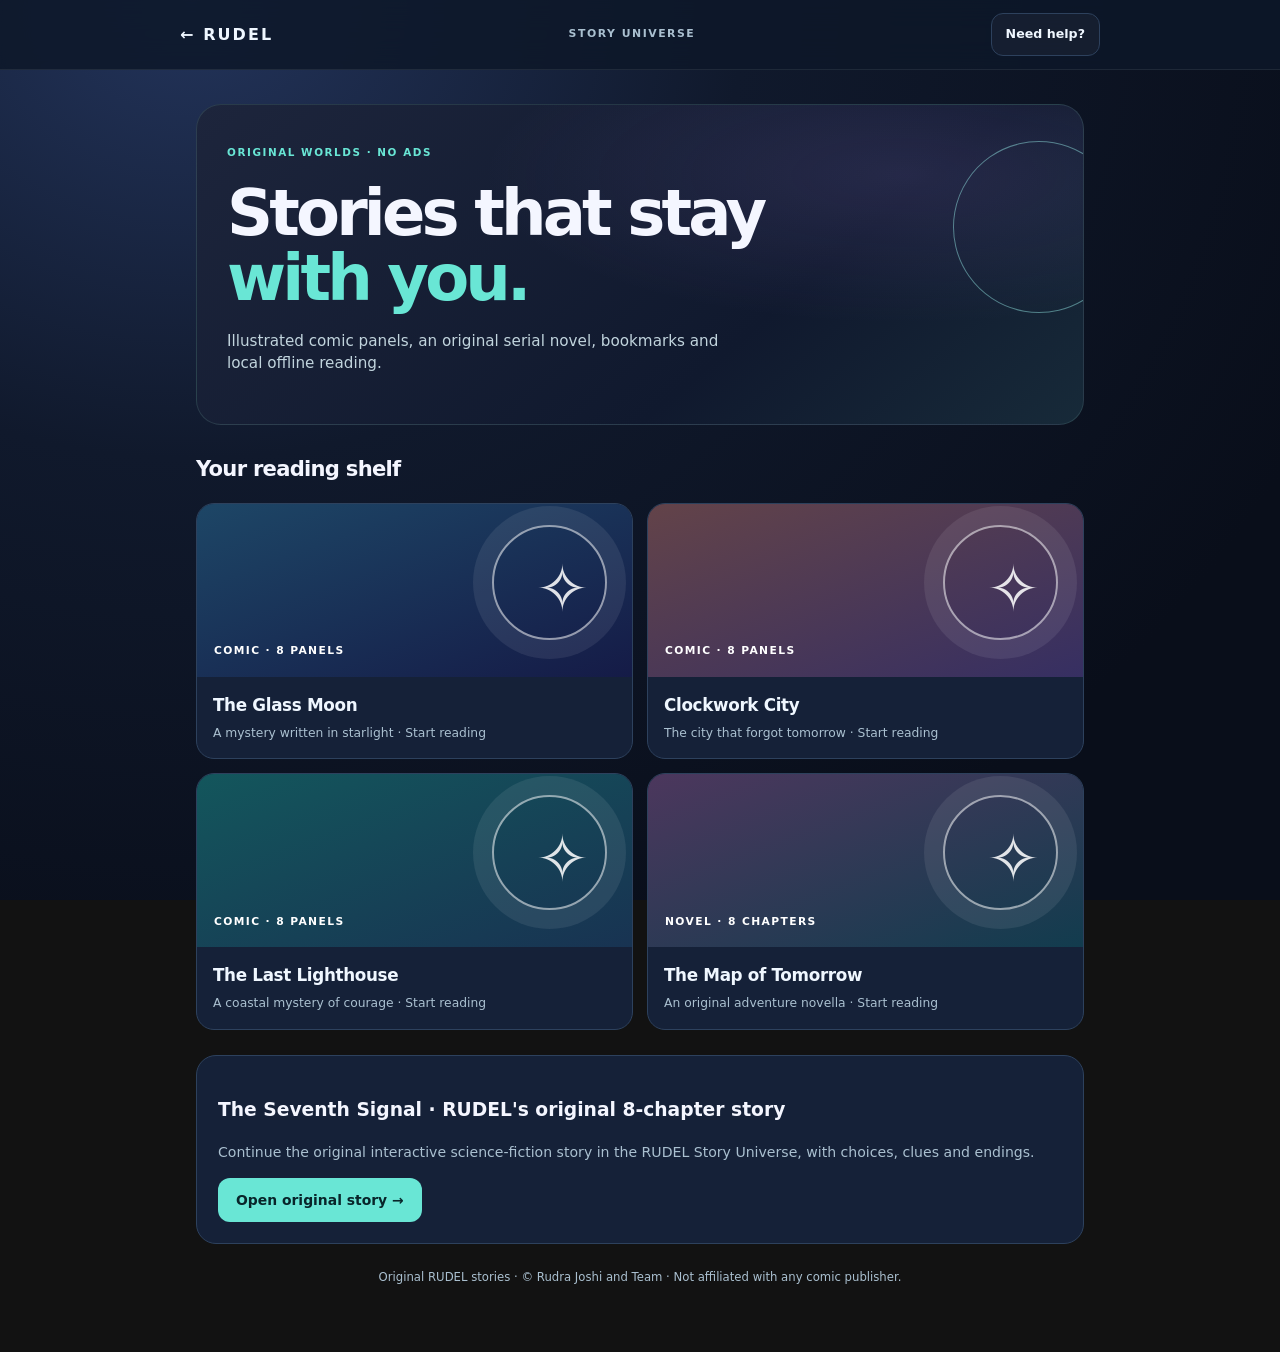
<file: android-native/app/src/main/assets/comicbook.html>
<!doctype html><html lang="en"><head><meta charset="utf-8"><meta name="viewport" content="width=device-width,initial-scale=1,viewport-fit=cover"><meta name="theme-color" content="#0b1423"><title>RUDEL · Comics & Novels</title><link rel="icon" href="assets/icon-192.png"><link rel="stylesheet" href="grand.css"><link rel="stylesheet" href="comicbook.css"><link rel="stylesheet" href="premium5.css"></head><body><header class="grand-top"><a class="back" href="index.html">← RUDEL</a><span class="top-mid">STORY UNIVERSE</span><a href="rudra.html" class="ghost-button">Need help?</a></header><main class="grand-wrap"><section class="grand-hero story-hero"><span class="eyebrow">ORIGINAL WORLDS · NO ADS</span><h1>Stories that stay<br><em>with you.</em></h1><p>Illustrated comic panels, an original serial novel, bookmarks and local offline reading.</p></section><div id="library"><h2 class="section-title">Your reading shelf</h2><div id="bookGrid" class="book-grid"></div><div class="classics"><h3>The Seventh Signal · RUDEL's original 8-chapter story</h3><p>Continue the original interactive science-fiction story in the RUDEL Story Universe, with choices, clues and endings.</p><a class="grand-button" href="index.html#stories">Open original story →</a></div></div><section id="reader" hidden><div class="book-tools"><button id="backBooks" class="ghost-button">← Library</button><span id="readerCount" class="hint"></span><button id="bookmark" class="ghost-button">☆ Bookmark</button></div><h1 id="readerTitle" class="reader-title"></h1><div id="panel" class="panel"></div><article class="prose" id="readingText"></article><div class="reader-controls"><button id="prev" class="ghost-button">← Previous</button><button id="readAloud" class="ghost-button">▶ Read aloud</button><button id="next" class="grand-button">Next →</button></div><div class="reader-options"><button id="smallText" class="ghost-button">A−</button><button id="largeText" class="ghost-button">A+</button><span>Progress is saved privately on this device</span></div></section><footer class="footer-note">Original RUDEL stories · © Rudra Joshi and Team · Not affiliated with any comic publisher.</footer></main><script src="comicbook.js"></script></body></html>
</file>
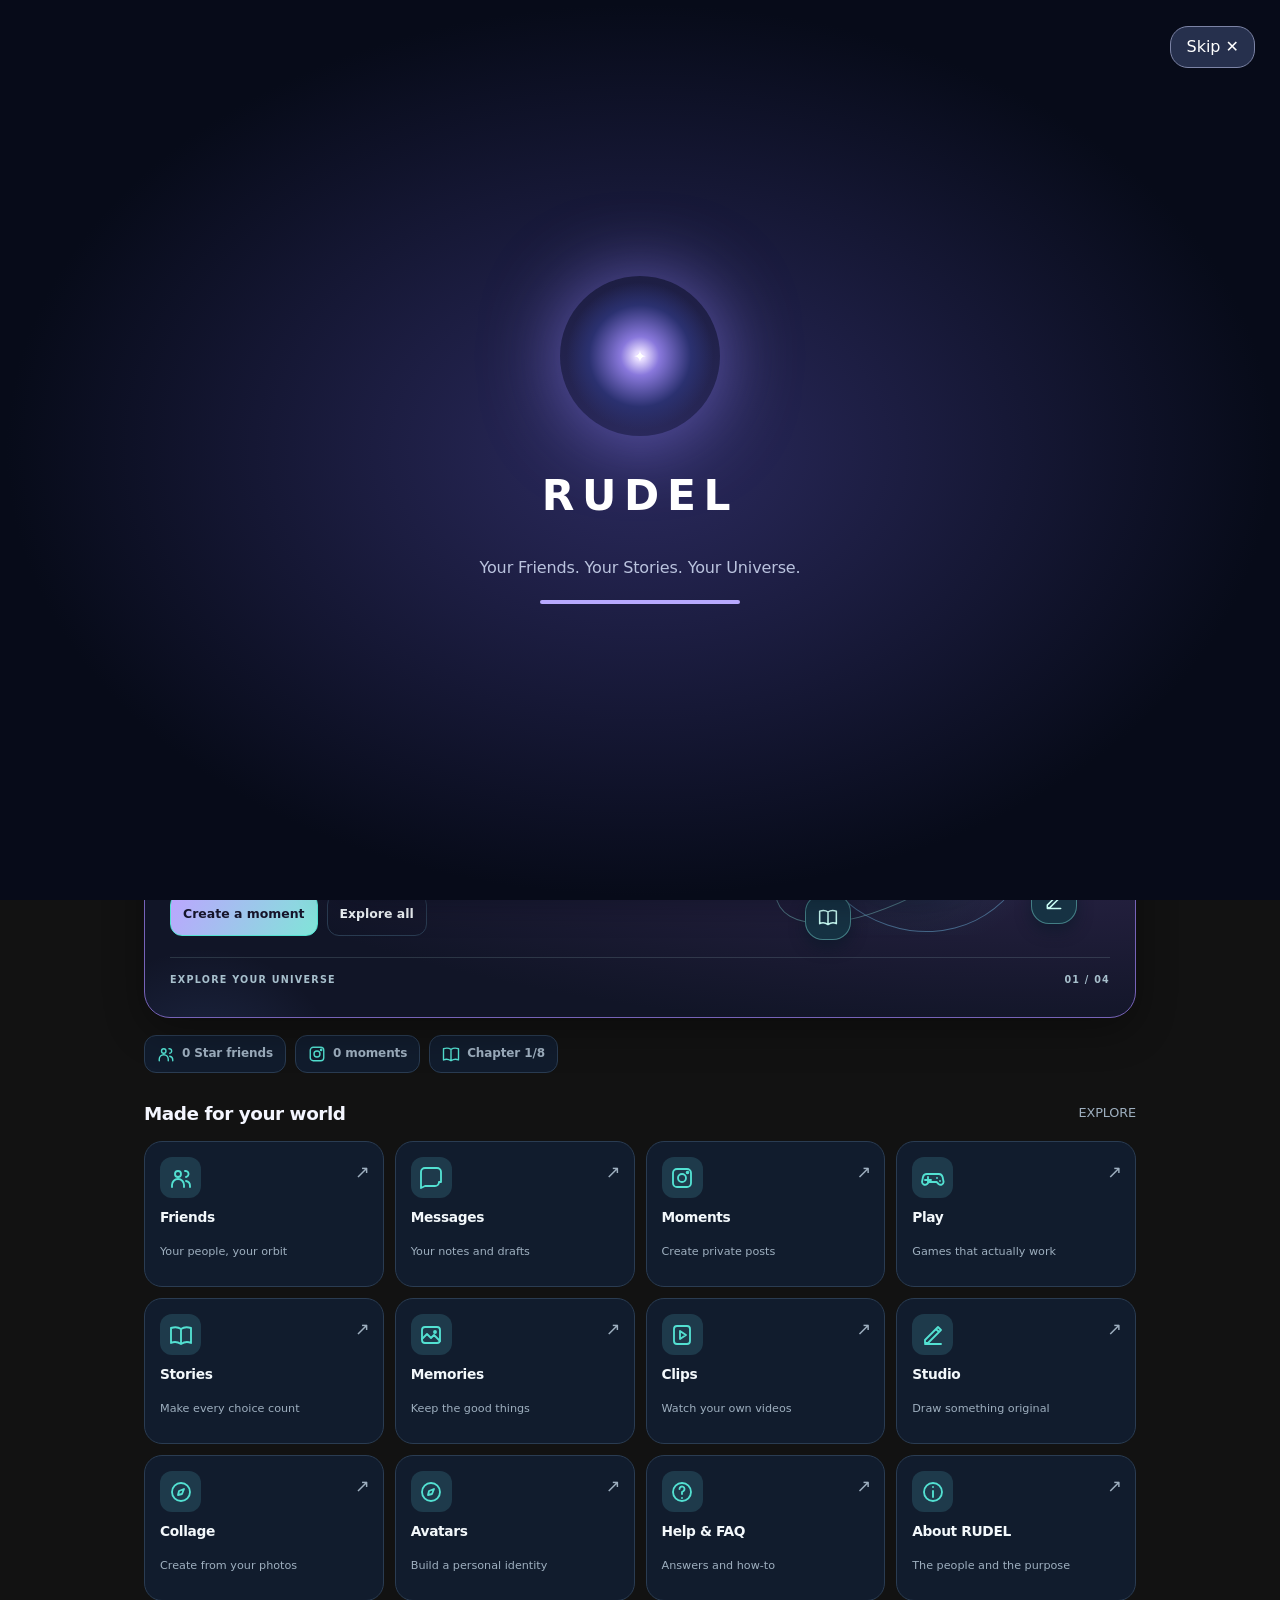
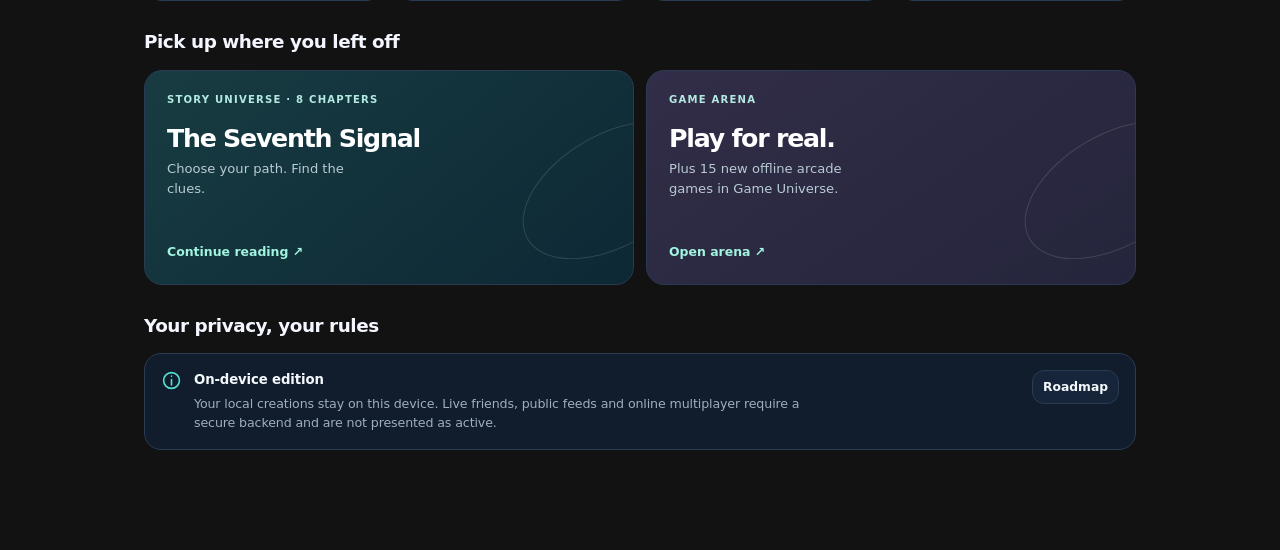
<file: android-native/app/src/main/assets/legacy-home.html>
<!doctype html>
<html lang="en">
<head>
  <meta charset="utf-8">
  <meta name="viewport" content="width=device-width, initial-scale=1, viewport-fit=cover">
  <meta name="theme-color" content="#0b1526">
  <meta name="description" content="RUDEL — Your friends. Your stories. Your universe. An original privacy-first social universe in development.">
  <meta name="color-scheme" content="dark light">
  <link rel="icon" type="image/png" href="assets/icon-192.png">
  <link rel="manifest" href="manifest.webmanifest">
  <link rel="stylesheet" href="styles.css">
  <title>RUDEL — Play. Create. Connect.</title>
  <link rel="stylesheet" href="grand-entry.css">
<link rel="stylesheet" href="universe-ui.css">
<link rel="stylesheet" href="premium5.css"></head>
<body>
  <a class="skip-link" href="#main">Skip to content</a>
  <div id="app" class="app-shell">
    <header id="topbar" class="topbar"></header>
    <main id="main" class="page" tabindex="-1"></main>
    <nav id="bottomnav" class="bottomnav" aria-label="Main navigation"></nav>
  </div>
  <div id="toast" class="toast" aria-live="polite"></div>
  <div id="overlay"></div>
  <script src="data.js" defer></script>
  <script src="app.js" defer></script>
<!-- RUDEL6 --><script src="universe6.js" defer></script></body>
</html>
</file>
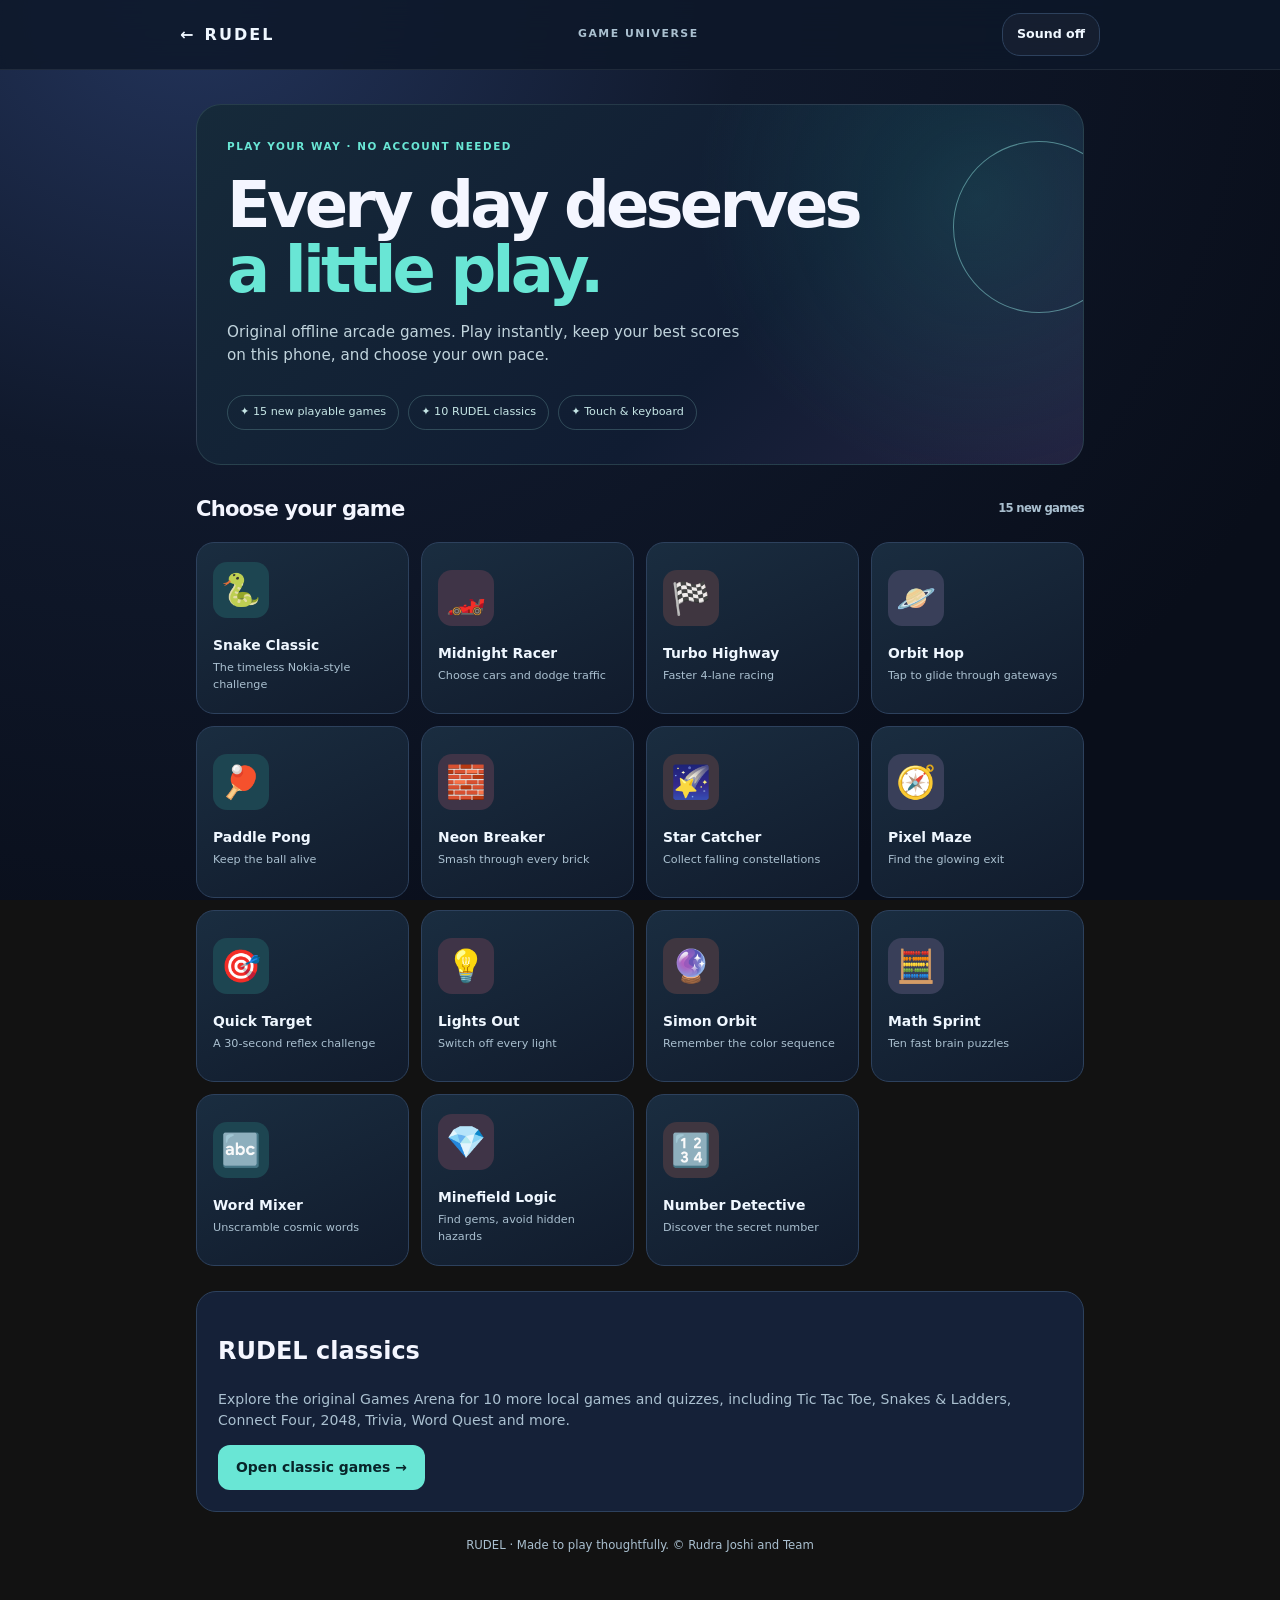
<file: android-native/app/src/main/assets/playzone.html>
<!doctype html><html lang="en"><head><meta charset="utf-8"><meta name="viewport" content="width=device-width,initial-scale=1,viewport-fit=cover"><meta name="theme-color" content="#0d1724"><title>RUDEL · 24+ Games Arena</title><link rel="icon" href="assets/icon-192.png"><link rel="stylesheet" href="grand.css"><link rel="stylesheet" href="premium5.css"></head><body><header class="grand-top"><a href="index.html" class="back">← <span>RUDEL</span></a><span class="top-mid">GAME UNIVERSE</span><button id="soundToggle" class="ghost-button">Sound off</button></header><main class="grand-wrap"><section class="grand-hero"><div class="eyebrow">PLAY YOUR WAY · NO ACCOUNT NEEDED</div><h1>Every day deserves<br><em>a little play.</em></h1><p>Original offline arcade games. Play instantly, keep your best scores on this phone, and choose your own pace.</p><div class="hero-mini"><span>✦ 15 new playable games</span><span>✦ 10 RUDEL classics</span><span>✦ Touch & keyboard</span></div></section><section id="gameHub"><h2 class="section-title">Choose your game <span id="counter"></span></h2><div id="gameGrid" class="game-grid"></div><div class="classics"><h2>RUDEL classics</h2><p>Explore the original Games Arena for 10 more local games and quizzes, including Tic Tac Toe, Snakes & Ladders, Connect Four, 2048, Trivia, Word Quest and more.</p><a class="grand-button" href="index.html#games">Open classic games →</a></div></section><section id="gameView" hidden><div class="game-header"><button class="ghost-button" id="backGames">← All games</button><div id="scoreInfo"></div></div><div class="stage-title"><div id="gameTitle"></div><p id="gameHint"></p></div><div id="vehiclePicker" class="vehicle-picker" hidden></div><div class="game-panel"><div id="canvasHolder" class="canvas-holder"><canvas id="arena" width="360" height="360" aria-label="Game board"></canvas><div id="gameOverlay" class="game-overlay"></div></div><div id="domHolder" class="dom-holder" hidden></div><div class="game-actions"><button id="startBtn" class="grand-button">Start game</button><button id="pauseBtn" class="ghost-button" hidden>Pause</button></div><div class="controls"><button data-control="left" aria-label="Move left">◀</button><button data-control="up" aria-label="Move up">▲</button><button data-control="down" aria-label="Move down">▼</button><button data-control="right" aria-label="Move right">▶</button><button data-control="act" aria-label="Action">●</button></div><p id="gameStatus" class="status" aria-live="polite"></p></div><p class="footer-note">Games work offline on this device. Scores are local; there are no online opponents or cash rewards.</p></section><footer class="footer-note">RUDEL · Made to play thoughtfully. © Rudra Joshi and Team</footer></main><script src="playzone.js"></script></body></html>
</file>
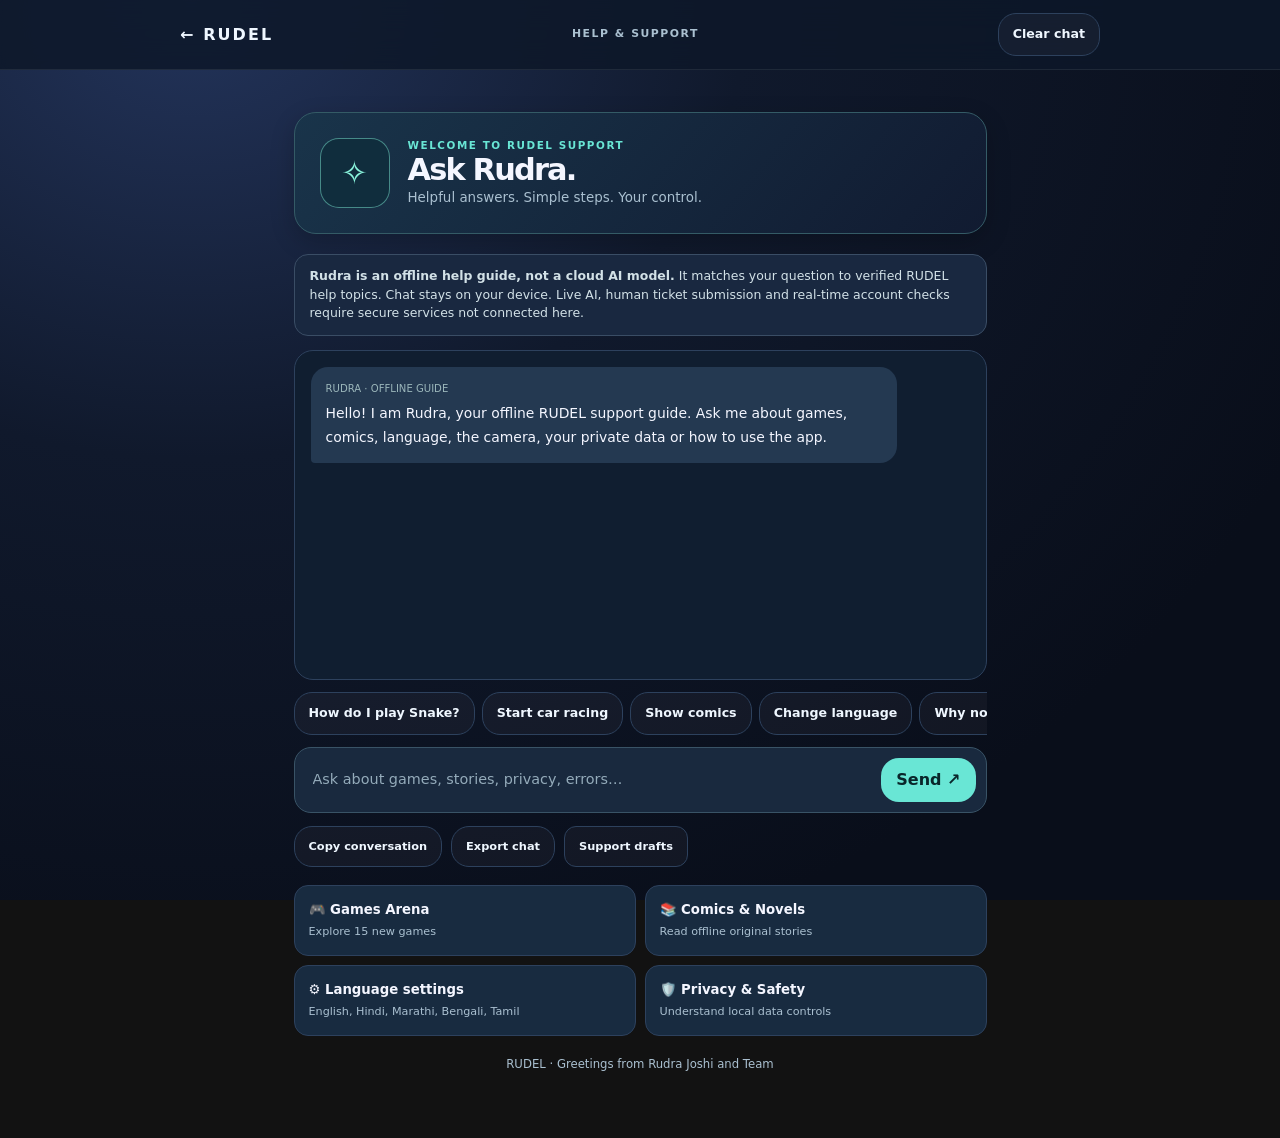
<file: android-native/app/src/main/assets/rudra.html>
<!doctype html><html lang="en"><head><meta charset="utf-8"><meta name="viewport" content="width=device-width,initial-scale=1,viewport-fit=cover"><meta name="theme-color" content="#0b1522"><title>RUDEL · Rudra Assistant</title><link rel="icon" href="assets/icon-192.png"><link rel="stylesheet" href="grand.css"><style>.assistant-layout{max-width:725px;margin:auto}.assistant-head{background:linear-gradient(130deg,#19344a,#111b31);border:1px solid #345b66;border-radius:21px;padding:25px;display:flex;align-items:center;gap:18px;margin:20px 0}.rudra-mark{height:70px;min-width:70px;border:1px solid #7ce7d380;border-radius:19px;background:#102d3d;display:grid;place-items:center;font-size:2rem;color:#8af5dd}.assistant-head h1{font-size:1.9rem;margin:0 0 3px}.assistant-head p{color:var(--muted);font-size:.84rem;margin:0}.offline-disclaimer{font-size:.78rem;color:#d2e1e7;border:1px solid #3a4d65;background:#192840;border-radius:14px;padding:12px 15px;margin:14px 0}.chat-window{min-height:330px;max-height:52vh;overflow:auto;display:flex;flex-direction:column;gap:12px;padding:16px;border:1px solid var(--line);border-radius:19px;background:#101e30}.bubble{max-width:89%;border-radius:17px 17px 17px 4px;background:#243951;align-self:flex-start;padding:13px 15px;font-size:.87rem;line-height:1.7;white-space:pre-wrap}.bubble.me{align-self:flex-end;background:#245a57;color:#e7fffb;border-radius:17px 17px 4px 17px}.bubble small{display:block;color:#b8d5d4;opacity:.8;margin-bottom:5px;font-size:.63rem}.prompt-row{display:flex;gap:7px;overflow:auto;padding:12px 0;scrollbar-width:thin}.prompt-row button{flex-shrink:0}.assistant-form{display:flex;gap:9px;padding:10px;background:#19293e;border:1px solid #395366;border-radius:17px}.assistant-form input{flex:1;min-width:0;border:0;background:transparent;color:white;outline:none;font-size:.9rem;padding:8px}.assistant-form input::placeholder{color:#94abba}.assistant-form button{border:0;background:var(--teal);color:#09262a;border-radius:12px;padding:10px 15px;font-weight:800}.assistant-footer{display:flex;gap:9px;flex-wrap:wrap;margin:13px 0}.assistant-footer .ghost-button{font-size:.71rem}.resources{display:grid;grid-template-columns:1fr 1fr;gap:9px;margin-top:18px}.resources a{padding:14px;background:#182b40;border:1px solid var(--line);border-radius:14px;font-size:.83rem;font-weight:750}.resources a small{display:block;color:var(--muted);font-weight:400;font-size:.7rem;margin-top:4px}@media(max-width:450px){.assistant-head{padding:16px}.rudra-mark{width:53px;min-width:53px;height:53px}.resources{grid-template-columns:1fr}.assistant-head h1{font-size:1.6rem}}</style><link rel="stylesheet" href="premium5.css"></head><body><header class="grand-top"><a href="index.html" class="back">← RUDEL</a><span class="top-mid">HELP & SUPPORT</span><button id="clearChat" class="ghost-button">Clear chat</button></header><main class="grand-wrap assistant-layout"><div class="assistant-head"><span class="rudra-mark">✧</span><div><div class="eyebrow">WELCOME TO RUDEL SUPPORT</div><h1>Ask Rudra.</h1><p>Helpful answers. Simple steps. Your control.</p></div></div><div class="offline-disclaimer"><strong>Rudra is an offline help guide, not a cloud AI model.</strong> It matches your question to verified RUDEL help topics. Chat stays on your device. Live AI, human ticket submission and real-time account checks require secure services not connected here.</div><section class="chat-window" id="messages" aria-label="Rudra assistant conversation" aria-live="polite"></section><div class="prompt-row" id="quick"></div><form class="assistant-form" id="askForm"><input id="question" maxlength="500" placeholder="Ask about games, stories, privacy, errors…" aria-label="Question for Rudra" required autocomplete="off"><button type="submit">Send ↗</button></form><div class="assistant-footer"><button class="ghost-button" id="copyChat">Copy conversation</button><button class="ghost-button" id="exportChat">Export chat</button><a class="ghost-button" href="index.html#support">Support drafts</a></div><div class="resources"><a href="playzone.html">🎮 Games Arena<small>Explore 15 new games</small></a><a href="comicbook.html">📚 Comics & Novels<small>Read offline original stories</small></a><a href="index.html#settings">⚙️ Language settings<small>English, Hindi, Marathi, Bengali, Tamil</small></a><a href="index.html#safety">🛡️ Privacy & Safety<small>Understand local data controls</small></a></div><footer class="footer-note">RUDEL · Greetings from Rudra Joshi and Team</footer></main><script src="rudra.js"></script></body></html>
</file>
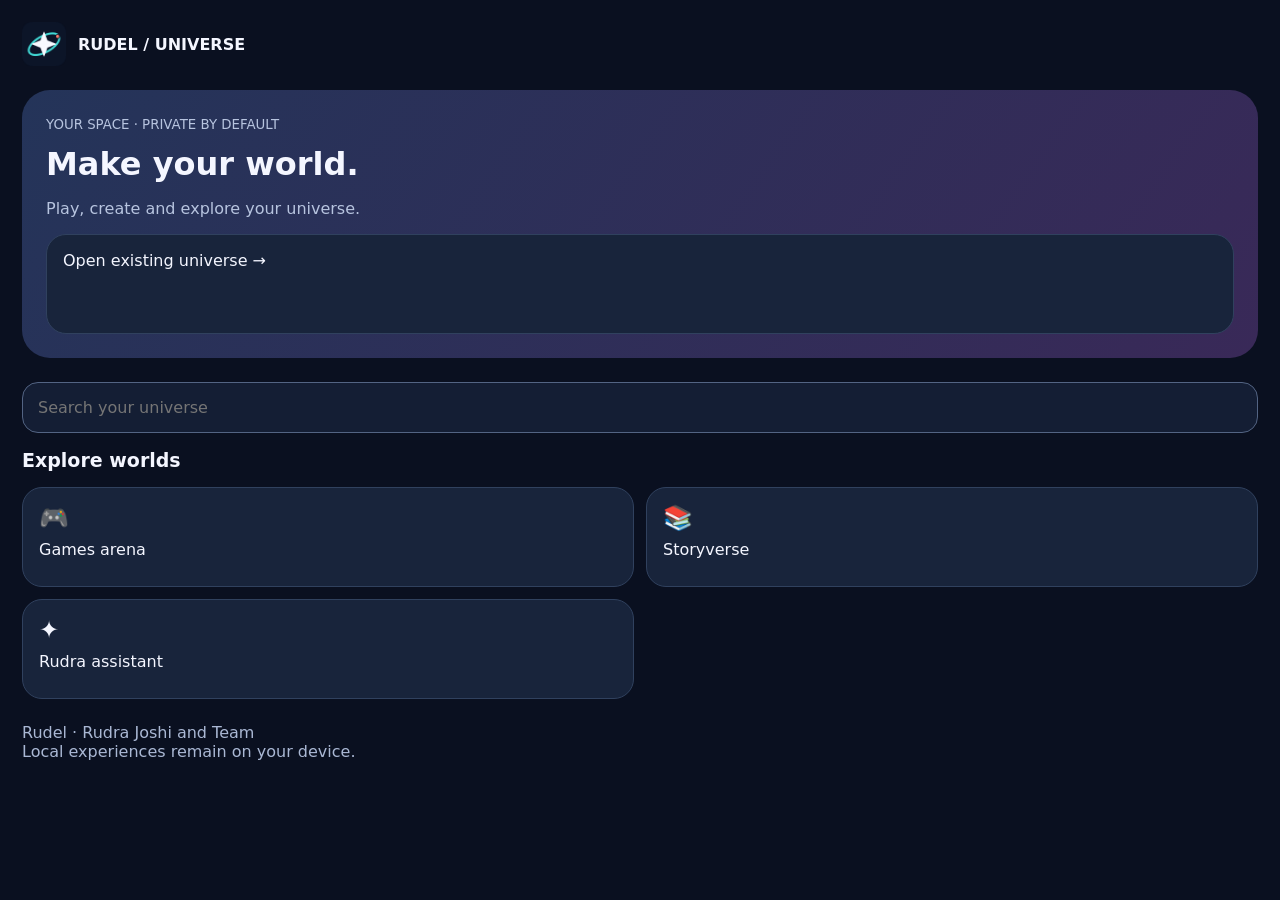
<file: android-native/app/src/main/assets/universe6.html>
<!doctype html><html lang="en"><meta charset="utf-8"><meta name="viewport" content="width=device-width,initial-scale=1"><title>RUDEL Universe</title><style>*{box-sizing:border-box}body{margin:0;background:#0a1020;color:#f4f6ff;font:16px system-ui;padding:22px}header{display:flex;align-items:center;gap:12px}img{width:44px}h1{font-size:32px;margin:12px 0}small,p{color:#b7c4df}section{background:linear-gradient(125deg,#243459,#392958);padding:24px;border-radius:28px;margin:24px 0}input{width:100%;padding:15px;border:1px solid #536483;border-radius:16px;background:#141e34;color:white;font:inherit}main{display:grid;grid-template-columns:repeat(2,minmax(0,1fr));gap:12px}a{color:inherit;text-decoration:none;background:#18243b;border:1px solid #30415e;border-radius:20px;padding:16px;min-height:100px;display:block}a:active{transform:scale(.97)}a span{display:block;font-size:24px;margin-bottom:8px}h2{font-size:19px}footer{padding:24px 0;color:#aab8d4}@media(prefers-reduced-motion:no-preference){a{transition:transform .15s}}[hidden]{display:none!important}</style><header><img src="assets/icon-192.png" alt=""><b>RUDEL / UNIVERSE</b></header><section><small>YOUR SPACE · PRIVATE BY DEFAULT</small><h1>Make your world.</h1><p>Play, create and explore your universe.</p><a href="index.html">Open existing universe →</a></section><input id="search" placeholder="Search your universe" aria-label="Search"><h2>Explore worlds</h2><main id="cards"></main><footer>Rudel · Rudra Joshi and Team<br>Local experiences remain on your device.</footer><script>const items=[['🎮','Games arena','playzone.html'],['📚','Storyverse','comicbook.html'],['✦','Rudra assistant','rudra.html']];const cards=document.getElementById('cards');for(const [icon,name,url] of items){const a=document.createElement('a');a.href=url;const s=document.createElement('span');s.textContent=icon;a.append(s,document.createTextNode(name));cards.append(a)}document.getElementById('search').addEventListener('input',e=>{for(const a of cards.children)a.hidden=!a.textContent.toLowerCase().includes(e.target.value.toLowerCase())});</script></html>
</file>
<file: grand.css>
:root{color-scheme:dark;--bg:#090f1b;--surface:#152138;--surface2:#1c2c46;--line:#2d415d;--ink:#eff7ff;--muted:#aac0d0;--teal:#69e6d5;--gold:#ffd38e;--pink:#e4a4ce;font-family:Inter,ui-sans-serif,-apple-system,BlinkMacSystemFont,"Segoe UI",Arial,sans-serif}*{box-sizing:border-box}body{margin:0;color:var(--ink);background:radial-gradient(ellipse 90% 25% at 50% -4%,#194559 0%,transparent 100%),var(--bg);min-height:100vh;line-height:1.5}button,input,textarea,select{font:inherit}button{cursor:pointer}a{text-decoration:none;color:inherit}button:focus-visible,a:focus-visible,input:focus-visible{outline:3px solid var(--teal);outline-offset:3px}.grand-top{height:70px;border-bottom:1px solid #ffffff13;display:flex;align-items:center;justify-content:space-between;padding:0 max(16px,calc((100vw - 920px)/2));gap:13px;background:#0d1829db;backdrop-filter:blur(15px);position:sticky;top:0;z-index:9}.back{display:flex;align-items:center;gap:9px;color:var(--ink);font-size:1rem;font-weight:850;letter-spacing:.13em}.top-mid{font-size:.68rem;color:var(--muted);font-weight:900;letter-spacing:.14em}.ghost-button{border:1px solid var(--line);color:var(--ink);background:#ffffff09;border-radius:12px;padding:11px 14px;font-weight:700;font-size:.79rem}.grand-wrap{max-width:920px;padding:22px 16px 65px;margin:auto}.grand-hero{border-radius:25px;background:radial-gradient(circle at 88% 26%,#247d7d45,transparent 34%),linear-gradient(135deg,#162a3a,#101c32 62%,#232341);padding:34px 30px;position:relative;overflow:hidden;border:1px solid #50747755;margin:12px 0 28px}.grand-hero:after{content:"";position:absolute;right:-42px;top:36px;width:170px;height:170px;border:1px solid #98efeb75;transform:rotate(-35deg);border-radius:50%;pointer-events:none}.eyebrow{font-size:.65rem;font-weight:850;letter-spacing:.15em;color:var(--teal)}h1{font-size:clamp(2.25rem,6vw,4rem);line-height:1.02;letter-spacing:-.06em;margin:18px 0}h1 em{color:var(--teal);font-style:normal}.grand-hero p{max-width:520px;color:#c1d4dd;font-size:.95rem}.hero-mini{display:flex;gap:9px;flex-wrap:wrap;margin-top:28px}.hero-mini span{border:1px solid #78b1b14d;border-radius:30px;padding:8px 12px;color:#c6e6e6;font-size:.7rem}.section-title{display:flex;justify-content:space-between;align-items:center;font-size:1.32rem;letter-spacing:-.035em}.section-title span{font-size:.73rem;color:var(--muted)}.game-grid{display:grid;grid-template-columns:repeat(4,1fr);gap:12px}.game-tile{border:1px solid var(--line);background:linear-gradient(155deg,#1a2d40,#111b2c);color:var(--ink);text-align:left;border-radius:18px;min-height:172px;padding:16px;position:relative;transition:transform .18s ease,border-color .18s ease}.game-tile:active{transform:scale(.97)}.game-tile:hover{border-color:var(--teal);transform:translateY(-2px)}.tile-glyph{width:56px;height:56px;display:grid;place-items:center;border-radius:14px;font-size:2rem;margin-bottom:17px;background:#1b4652;filter:saturate(.93)}.game-tile:nth-child(4n+2) .tile-glyph{background:#403448}.game-tile:nth-child(4n+3) .tile-glyph{background:#3f3641}.game-tile:nth-child(4n+4) .tile-glyph{background:#383f5b}.game-tile strong{display:block;font-size:.87rem}.game-tile small{display:block;color:var(--muted);font-size:.7rem;margin-top:4px}.classics{margin:25px 0;border:1px solid var(--line);background:var(--surface);border-radius:20px;padding:21px}.classics p{color:var(--muted);font-size:.88rem}.grand-button{border:none;background:var(--teal);color:#08252a;padding:12px 18px;border-radius:12px;font-size:.87rem;font-weight:850;display:inline-flex;justify-content:center;align-items:center;min-height:44px}.game-header{display:flex;align-items:center;justify-content:space-between;margin:9px 0 24px;gap:8px}.game-header #scoreInfo{color:var(--muted);font-size:.8rem}.stage-title #gameTitle{font-size:clamp(1.9rem,6vw,3rem);font-weight:850;letter-spacing:-.05em}.stage-title p{color:var(--muted);margin:4px 0 20px}.game-panel{max-width:600px;margin:auto;border:1px solid var(--line);background:var(--surface);border-radius:22px;padding:19px}.canvas-holder{position:relative;max-width:430px;margin:auto}canvas{display:block;width:100%;height:auto;background:#0a1725;border-radius:15px;border:1px solid #56717834;touch-action:none}.game-overlay{position:absolute;inset:0;border-radius:15px;background:#04111ac9;display:grid;place-content:center;text-align:center;padding:23px;font-size:.92rem;color:#edf7f9;pointer-events:none}.game-overlay.hidden{display:none}.game-overlay strong{font-size:1.6rem;display:block;margin-bottom:10px;color:var(--teal)}.game-actions{display:flex;justify-content:center;gap:8px;margin:16px auto}.controls{display:grid;grid-template-columns:repeat(5,minmax(0,1fr));max-width:420px;margin:12px auto;gap:8px}.controls button{background:#21384a;border:1px solid #547281;border-radius:13px;color:var(--ink);min-height:48px;font-weight:850;touch-action:manipulation}.controls button:active{background:#32675c}.status{color:var(--muted);text-align:center;font-size:.84rem;min-height:25px}.footer-note{color:var(--muted);font-size:.73rem;text-align:center;margin-top:20px}.dom-holder{padding:9px 0;text-align:center}.playgrid{display:grid;gap:7px;max-width:370px;margin:12px auto}.playgrid button{border:1px solid #456074;border-radius:13px;background:#22354b;color:var(--ink);aspect-ratio:1;font-size:1.5rem;font-weight:850;display:grid;place-items:center}.playgrid button:active{transform:scale(.96)}.playgrid .active{background:var(--gold);color:#21324a}.playgrid .mine-open{background:#38516a}.quiz-q{font-size:1.4rem;font-weight:850;margin:13px 0}.input-answer{width:min(100%,320px);border-radius:13px;background:#0a182b;border:1px solid var(--line);padding:14px;color:white}.hint{font-size:.78rem;color:var(--muted)}.shell-card{padding:18px;background:#172c3d;border:1px solid var(--line);border-radius:17px;margin:8px 0}.shell-card p{color:var(--muted)}.result-info{font-weight:850;color:var(--teal)}.closeback{margin:14px 0}button[disabled]{opacity:.4;cursor:not-allowed}@media(max-width:650px){.game-grid{grid-template-columns:repeat(2,1fr);gap:9px}.grand-hero{padding:26px 18px}.grand-wrap{padding-left:12px;padding-right:12px}.top-mid{display:none}.game-tile{min-height:146px;padding:13px}.tile-glyph{width:49px;height:49px;margin-bottom:13px}.game-panel{padding:12px}.controls button{min-height:55px}}@media(prefers-reduced-motion:reduce){*,*:before,*:after{transition:none!important;animation:none!important}}

.vehicle-picker{display:flex;flex-wrap:wrap;gap:7px;margin:10px 0 16px}.vehicle-picker[hidden]{display:none}.vehicle-picker button{flex:1;min-width:66px;color:var(--ink);padding:10px 7px;background:#1c354a;border:1px solid #386078;border-radius:12px;font-size:.74rem}.vehicle-picker button.selected{background:#236b66;border-color:var(--teal);box-shadow:inset 0 0 0 1px var(--teal)}
</file>
<file: comicbook.css>
.story-hero{background:radial-gradient(ellipse at 80% 22%,#846cbd2e,transparent 42%),linear-gradient(140deg,#1d253c,#10192e 65%,#172a39)}.book-grid{display:grid;grid-template-columns:repeat(2,minmax(0,1fr));gap:14px}.book{background:var(--surface);text-align:left;color:var(--ink);border:1px solid var(--line);border-radius:19px;padding:0;overflow:hidden}.cover{height:173px;background:linear-gradient(160deg,var(--cover1),var(--cover2));position:relative;overflow:hidden;display:flex;align-items:flex-end;padding:17px}.cover:before{content:"";position:absolute;top:21px;right:25px;width:111px;height:111px;border:2px solid #ffffff8a;border-radius:50%;box-shadow:0 0 0 19px #ffffff14}.cover:after{content:"✧";position:absolute;right:43px;top:37px;font-size:4rem;color:#fffd}.cover span{position:relative;z-index:1;color:white;font-size:.67rem;letter-spacing:.13em;font-weight:800}.book>div:last-child{padding:16px}.book strong{display:block;font-size:1.05rem;letter-spacing:-.02em}.book small{display:block;font-size:.77rem;color:var(--muted);margin-top:6px}.book-tools{display:flex;align-items:center;justify-content:space-between;gap:9px;margin:20px 0}.reader-title{font-size:clamp(1.6rem,6vw,2.7rem);letter-spacing:-.05em}.panel{min-height:320px;border:1px solid #51647e55;border-radius:16px;overflow:hidden;background:#0a1930;position:relative;display:flex;align-items:stretch;margin-top:19px}.panel svg{width:100%;height:340px;display:block}.panel:after{content:"";pointer-events:none;position:absolute;inset:0;border:9px solid #ffffff06;border-radius:16px}.prose{font-size:1.05rem;line-height:1.9;max-width:690px;margin:20px auto 25px;padding:17px 6px;white-space:pre-wrap;color:#e5edf5}.prose h3{font-size:1.55rem;letter-spacing:-.04em;color:var(--teal)}.reader-controls{display:flex;align-items:center;justify-content:space-between;flex-wrap:wrap;gap:8px}.reader-options{display:flex;align-items:center;gap:9px;margin-top:16px}.reader-options span{color:var(--muted);font-size:.72rem;margin-left:auto}.book:active{transform:scale(.98)}.reader-controls button{flex:1;min-width:90px}@media(max-width:540px){.book-grid{gap:9px}.cover{height:143px;padding:12px}.book>div:last-child{padding:12px}.book strong{font-size:.9rem}.book small{font-size:.69rem}.book-tools .ghost-button{font-size:.7rem;padding:9px}.prose{padding:12px 4px}.reader-options span{max-width:150px}}
</file>
<file: android-native/app/src/main/assets/grand.css>
:root{color-scheme:dark;--bg:#090f1b;--surface:#152138;--surface2:#1c2c46;--line:#2d415d;--ink:#eff7ff;--muted:#aac0d0;--teal:#69e6d5;--gold:#ffd38e;--pink:#e4a4ce;font-family:Inter,ui-sans-serif,-apple-system,BlinkMacSystemFont,"Segoe UI",Arial,sans-serif}*{box-sizing:border-box}body{margin:0;color:var(--ink);background:radial-gradient(ellipse 90% 25% at 50% -4%,#194559 0%,transparent 100%),var(--bg);min-height:100vh;line-height:1.5}button,input,textarea,select{font:inherit}button{cursor:pointer}a{text-decoration:none;color:inherit}button:focus-visible,a:focus-visible,input:focus-visible{outline:3px solid var(--teal);outline-offset:3px}.grand-top{height:70px;border-bottom:1px solid #ffffff13;display:flex;align-items:center;justify-content:space-between;padding:0 max(16px,calc((100vw - 920px)/2));gap:13px;background:#0d1829db;backdrop-filter:blur(15px);position:sticky;top:0;z-index:9}.back{display:flex;align-items:center;gap:9px;color:var(--ink);font-size:1rem;font-weight:850;letter-spacing:.13em}.top-mid{font-size:.68rem;color:var(--muted);font-weight:900;letter-spacing:.14em}.ghost-button{border:1px solid var(--line);color:var(--ink);background:#ffffff09;border-radius:12px;padding:11px 14px;font-weight:700;font-size:.79rem}.grand-wrap{max-width:920px;padding:22px 16px 65px;margin:auto}.grand-hero{border-radius:25px;background:radial-gradient(circle at 88% 26%,#247d7d45,transparent 34%),linear-gradient(135deg,#162a3a,#101c32 62%,#232341);padding:34px 30px;position:relative;overflow:hidden;border:1px solid #50747755;margin:12px 0 28px}.grand-hero:after{content:"";position:absolute;right:-42px;top:36px;width:170px;height:170px;border:1px solid #98efeb75;transform:rotate(-35deg);border-radius:50%;pointer-events:none}.eyebrow{font-size:.65rem;font-weight:850;letter-spacing:.15em;color:var(--teal)}h1{font-size:clamp(2.25rem,6vw,4rem);line-height:1.02;letter-spacing:-.06em;margin:18px 0}h1 em{color:var(--teal);font-style:normal}.grand-hero p{max-width:520px;color:#c1d4dd;font-size:.95rem}.hero-mini{display:flex;gap:9px;flex-wrap:wrap;margin-top:28px}.hero-mini span{border:1px solid #78b1b14d;border-radius:30px;padding:8px 12px;color:#c6e6e6;font-size:.7rem}.section-title{display:flex;justify-content:space-between;align-items:center;font-size:1.32rem;letter-spacing:-.035em}.section-title span{font-size:.73rem;color:var(--muted)}.game-grid{display:grid;grid-template-columns:repeat(4,1fr);gap:12px}.game-tile{border:1px solid var(--line);background:linear-gradient(155deg,#1a2d40,#111b2c);color:var(--ink);text-align:left;border-radius:18px;min-height:172px;padding:16px;position:relative;transition:transform .18s ease,border-color .18s ease}.game-tile:active{transform:scale(.97)}.game-tile:hover{border-color:var(--teal);transform:translateY(-2px)}.tile-glyph{width:56px;height:56px;display:grid;place-items:center;border-radius:14px;font-size:2rem;margin-bottom:17px;background:#1b4652;filter:saturate(.93)}.game-tile:nth-child(4n+2) .tile-glyph{background:#403448}.game-tile:nth-child(4n+3) .tile-glyph{background:#3f3641}.game-tile:nth-child(4n+4) .tile-glyph{background:#383f5b}.game-tile strong{display:block;font-size:.87rem}.game-tile small{display:block;color:var(--muted);font-size:.7rem;margin-top:4px}.classics{margin:25px 0;border:1px solid var(--line);background:var(--surface);border-radius:20px;padding:21px}.classics p{color:var(--muted);font-size:.88rem}.grand-button{border:none;background:var(--teal);color:#08252a;padding:12px 18px;border-radius:12px;font-size:.87rem;font-weight:850;display:inline-flex;justify-content:center;align-items:center;min-height:44px}.game-header{display:flex;align-items:center;justify-content:space-between;margin:9px 0 24px;gap:8px}.game-header #scoreInfo{color:var(--muted);font-size:.8rem}.stage-title #gameTitle{font-size:clamp(1.9rem,6vw,3rem);font-weight:850;letter-spacing:-.05em}.stage-title p{color:var(--muted);margin:4px 0 20px}.game-panel{max-width:600px;margin:auto;border:1px solid var(--line);background:var(--surface);border-radius:22px;padding:19px}.canvas-holder{position:relative;max-width:430px;margin:auto}canvas{display:block;width:100%;height:auto;background:#0a1725;border-radius:15px;border:1px solid #56717834;touch-action:none}.game-overlay{position:absolute;inset:0;border-radius:15px;background:#04111ac9;display:grid;place-content:center;text-align:center;padding:23px;font-size:.92rem;color:#edf7f9;pointer-events:none}.game-overlay.hidden{display:none}.game-overlay strong{font-size:1.6rem;display:block;margin-bottom:10px;color:var(--teal)}.game-actions{display:flex;justify-content:center;gap:8px;margin:16px auto}.controls{display:grid;grid-template-columns:repeat(5,minmax(0,1fr));max-width:420px;margin:12px auto;gap:8px}.controls button{background:#21384a;border:1px solid #547281;border-radius:13px;color:var(--ink);min-height:48px;font-weight:850;touch-action:manipulation}.controls button:active{background:#32675c}.status{color:var(--muted);text-align:center;font-size:.84rem;min-height:25px}.footer-note{color:var(--muted);font-size:.73rem;text-align:center;margin-top:20px}.dom-holder{padding:9px 0;text-align:center}.playgrid{display:grid;gap:7px;max-width:370px;margin:12px auto}.playgrid button{border:1px solid #456074;border-radius:13px;background:#22354b;color:var(--ink);aspect-ratio:1;font-size:1.5rem;font-weight:850;display:grid;place-items:center}.playgrid button:active{transform:scale(.96)}.playgrid .active{background:var(--gold);color:#21324a}.playgrid .mine-open{background:#38516a}.quiz-q{font-size:1.4rem;font-weight:850;margin:13px 0}.input-answer{width:min(100%,320px);border-radius:13px;background:#0a182b;border:1px solid var(--line);padding:14px;color:white}.hint{font-size:.78rem;color:var(--muted)}.shell-card{padding:18px;background:#172c3d;border:1px solid var(--line);border-radius:17px;margin:8px 0}.shell-card p{color:var(--muted)}.result-info{font-weight:850;color:var(--teal)}.closeback{margin:14px 0}button[disabled]{opacity:.4;cursor:not-allowed}@media(max-width:650px){.game-grid{grid-template-columns:repeat(2,1fr);gap:9px}.grand-hero{padding:26px 18px}.grand-wrap{padding-left:12px;padding-right:12px}.top-mid{display:none}.game-tile{min-height:146px;padding:13px}.tile-glyph{width:49px;height:49px;margin-bottom:13px}.game-panel{padding:12px}.controls button{min-height:55px}}@media(prefers-reduced-motion:reduce){*,*:before,*:after{transition:none!important;animation:none!important}}

.vehicle-picker{display:flex;flex-wrap:wrap;gap:7px;margin:10px 0 16px}.vehicle-picker[hidden]{display:none}.vehicle-picker button{flex:1;min-width:66px;color:var(--ink);padding:10px 7px;background:#1c354a;border:1px solid #386078;border-radius:12px;font-size:.74rem}.vehicle-picker button.selected{background:#236b66;border-color:var(--teal);box-shadow:inset 0 0 0 1px var(--teal)}


/* RUDEL43_PREMIUM */
:root {
 color-scheme: dark;
}
body {
 background: radial-gradient(ellipse at top,
 #202a50 0%, #0b1426 40%, #070c18 100%) !important;
 color: #f4f6ff !important;
 font-family: system-ui, sans-serif;
}
button {
 border-radius: 18px !important;
 transition: transform .18s ease, opacity .18s ease;
}
button:active {
 transform: scale(.96);
}
.card, .panel {
 border-radius: 22px !important;
 border: 1px solid #ffffff18 !important;
 box-shadow: 0 8px 24px #00000030;
}
input, textarea, select {
 border-radius: 14px !important;
}
@keyframes rudelEnter {
 from {opacity:0; transform:translateY(8px);}
 to {opacity:1; transform:translateY(0);}
}
main {
 animation: rudelEnter .35s ease-out;
}
@media (prefers-reduced-motion:reduce) {
 * {animation:none !important;transition:none !important;}
}
</file>
<file: android-native/app/src/main/assets/comicbook.css>
.story-hero{background:radial-gradient(ellipse at 80% 22%,#846cbd2e,transparent 42%),linear-gradient(140deg,#1d253c,#10192e 65%,#172a39)}.book-grid{display:grid;grid-template-columns:repeat(2,minmax(0,1fr));gap:14px}.book{background:var(--surface);text-align:left;color:var(--ink);border:1px solid var(--line);border-radius:19px;padding:0;overflow:hidden}.cover{height:173px;background:linear-gradient(160deg,var(--cover1),var(--cover2));position:relative;overflow:hidden;display:flex;align-items:flex-end;padding:17px}.cover:before{content:"";position:absolute;top:21px;right:25px;width:111px;height:111px;border:2px solid #ffffff8a;border-radius:50%;box-shadow:0 0 0 19px #ffffff14}.cover:after{content:"✧";position:absolute;right:43px;top:37px;font-size:4rem;color:#fffd}.cover span{position:relative;z-index:1;color:white;font-size:.67rem;letter-spacing:.13em;font-weight:800}.book>div:last-child{padding:16px}.book strong{display:block;font-size:1.05rem;letter-spacing:-.02em}.book small{display:block;font-size:.77rem;color:var(--muted);margin-top:6px}.book-tools{display:flex;align-items:center;justify-content:space-between;gap:9px;margin:20px 0}.reader-title{font-size:clamp(1.6rem,6vw,2.7rem);letter-spacing:-.05em}.panel{min-height:320px;border:1px solid #51647e55;border-radius:16px;overflow:hidden;background:#0a1930;position:relative;display:flex;align-items:stretch;margin-top:19px}.panel svg{width:100%;height:340px;display:block}.panel:after{content:"";pointer-events:none;position:absolute;inset:0;border:9px solid #ffffff06;border-radius:16px}.prose{font-size:1.05rem;line-height:1.9;max-width:690px;margin:20px auto 25px;padding:17px 6px;white-space:pre-wrap;color:#e5edf5}.prose h3{font-size:1.55rem;letter-spacing:-.04em;color:var(--teal)}.reader-controls{display:flex;align-items:center;justify-content:space-between;flex-wrap:wrap;gap:8px}.reader-options{display:flex;align-items:center;gap:9px;margin-top:16px}.reader-options span{color:var(--muted);font-size:.72rem;margin-left:auto}.book:active{transform:scale(.98)}.reader-controls button{flex:1;min-width:90px}@media(max-width:540px){.book-grid{gap:9px}.cover{height:143px;padding:12px}.book>div:last-child{padding:12px}.book strong{font-size:.9rem}.book small{font-size:.69rem}.book-tools .ghost-button{font-size:.7rem;padding:9px}.prose{padding:12px 4px}.reader-options span{max-width:150px}}


/* RUDEL43_PREMIUM */
:root {
 color-scheme: dark;
}
body {
 background: radial-gradient(ellipse at top,
 #202a50 0%, #0b1426 40%, #070c18 100%) !important;
 color: #f4f6ff !important;
 font-family: system-ui, sans-serif;
}
button {
 border-radius: 18px !important;
 transition: transform .18s ease, opacity .18s ease;
}
button:active {
 transform: scale(.96);
}
.card, .panel {
 border-radius: 22px !important;
 border: 1px solid #ffffff18 !important;
 box-shadow: 0 8px 24px #00000030;
}
input, textarea, select {
 border-radius: 14px !important;
}
@keyframes rudelEnter {
 from {opacity:0; transform:translateY(8px);}
 to {opacity:1; transform:translateY(0);}
}
main {
 animation: rudelEnter .35s ease-out;
}
@media (prefers-reduced-motion:reduce) {
 * {animation:none !important;transition:none !important;}
}
</file>
<file: android-native/app/src/main/assets/premium5.css>
html{color-scheme:dark}body{background:radial-gradient(ellipse at 15% 0%,#23345b 0%,#10192c 36%,#090e1a 80%) fixed!important}button,input,textarea,select{font-family:inherit}button{transition:transform .16s ease,filter .16s ease}button:active{transform:scale(.97);filter:brightness(1.18)}button:focus-visible,a:focus-visible{outline:2px solid #9daeff;outline-offset:3px} .card,.panel,.game-card,.story-card,.assistant-head{border-radius:22px!important;box-shadow:0 8px 24px #0003} @media(prefers-reduced-motion:reduce){*{animation:none!important;transition:none!important}}
</file>
<file: android-native/app/src/main/assets/styles.css>
:root{color-scheme:dark;--bg:#080d20;--surface:#121b38;--surface2:#1b2648;--surface3:#28345b;--text:#f4f2ff;--muted:#abb6d0;--line:#354366;--accent:#ae98ff;--accent2:#83eee1;--gold:#f5d39c;--pink:#ffc1de;--danger:#ff9eaa;--shadow:0 16px 56px rgba(0,0,0,.27);--radius:20px;font-family:Inter,ui-sans-serif,system-ui,-apple-system,'Segoe UI',Roboto,Arial,sans-serif;font-size:16px}
:root[data-theme="royal"]{--bg:#130d22;--surface:#261a37;--surface2:#352447;--surface3:#49345c;--accent:#f0bf8b;--accent2:#d8abf4;--gold:#ffe2ad;--line:#5a4263}
:root[data-theme="vibrant"]{--bg:#0c0a26;--surface:#1c1a50;--surface2:#2b2970;--surface3:#414195;--accent:#fd92de;--accent2:#8ed7ff;--gold:#ffe39a;--line:#4d4590}
:root[data-theme="light"]{color-scheme:light;--bg:#f1f4fa;--surface:#fff;--surface2:#e9edfa;--surface3:#dbe2f5;--text:#181c37;--muted:#5c6680;--line:#cbd3e7;--accent:#6453b1;--accent2:#0a756e;--gold:#775016;--pink:#b3488b;--shadow:0 10px 32px rgba(29,40,81,.1)}
*{box-sizing:border-box}html{scroll-behavior:smooth}body{margin:0;min-height:100vh;background:radial-gradient(ellipse 90% 65% at 50% -22%,rgba(133,115,239,.22),transparent 70%),var(--bg);color:var(--text);line-height:1.48}button,input,select,textarea{font:inherit}button{cursor:pointer}button:disabled{opacity:.48;cursor:not-allowed}button:focus-visible,input:focus-visible,textarea:focus-visible,select:focus-visible,a:focus-visible{outline:3px solid var(--accent2);outline-offset:2px}a{color:var(--accent2)}.skip-link{position:fixed;left:-500px;top:10px;z-index:200;background:var(--surface);padding:8px}.skip-link:focus{left:10px}.app-shell{max-width:1100px;margin:0 auto;min-height:100vh;position:relative}.topbar{height:73px;position:sticky;top:0;z-index:30;background:color-mix(in srgb,var(--bg) 88%,transparent);backdrop-filter:blur(20px);-webkit-backdrop-filter:blur(20px);border-bottom:1px solid var(--line);display:flex;align-items:center;justify-content:space-between;padding:0 clamp(16px,4vw,34px);gap:12px}.brand{display:flex;align-items:center;gap:11px;background:none;border:0;color:var(--text);padding:0;text-align:left}.brand img{width:41px;height:41px;border-radius:12px}.brand strong{font-size:1.25rem;letter-spacing:.15em;line-height:1}.brand small{display:block;font-size:.66rem;color:var(--muted);letter-spacing:.04em;padding-top:5px}.top-actions{display:flex;align-items:center;gap:8px}.chip{border:1px solid var(--line);border-radius:999px;background:var(--surface);color:var(--muted);font-size:.72rem;padding:7px 10px}.chip.warn{color:var(--gold);border-color:color-mix(in srgb,var(--gold) 55%,var(--line))}.icon-btn{background:var(--surface);color:var(--text);border:1px solid var(--line);width:38px;height:38px;border-radius:13px;font-size:1.15rem}.page{padding:22px clamp(16px,4vw,34px) 116px;min-height:calc(100vh - 150px)}.bottomnav{position:fixed;bottom:0;left:50%;transform:translateX(-50%);max-width:1000px;width:100%;min-height:75px;padding:8px max(12px,env(safe-area-inset-right)) calc(8px + env(safe-area-inset-bottom)) max(12px,env(safe-area-inset-left));background:color-mix(in srgb,var(--surface) 96%,transparent);border:1px solid var(--line);border-radius:22px 22px 0 0;display:flex;z-index:40;justify-content:space-around;backdrop-filter:blur(20px);box-shadow:0 -6px 35px rgba(0,0,0,.2)}.navbtn{flex:1;min-width:50px;border:0;background:transparent;border-radius:14px;display:grid;justify-items:center;gap:2px;color:var(--muted);padding:5px 2px;font-size:.66rem}.navbtn .symbol{font-size:1.26rem}.navbtn.active{background:var(--surface3);color:var(--text)}.eyebrow{font-size:.76rem;text-transform:uppercase;letter-spacing:.12em;color:var(--accent2);font-weight:700}.title{font-size:clamp(1.65rem,5vw,2.4rem);font-weight:800;line-height:1.13;margin:9px 0}.lead{color:var(--muted);margin:8px 0 16px}.section-head{display:flex;justify-content:space-between;align-items:center;gap:12px;margin:20px 0 12px}.section-head h2{font-size:1.15rem;margin:0}.stack{display:grid;gap:14px}.grid{display:grid;grid-template-columns:repeat(2,minmax(0,1fr));gap:12px}.grid.three{grid-template-columns:repeat(3,minmax(0,1fr))}.card{background:linear-gradient(150deg,var(--surface) 0%,color-mix(in srgb,var(--surface) 85%,var(--accent) 15%) 100%);border:1px solid var(--line);border-radius:var(--radius);padding:18px;box-shadow:var(--shadow)}.card.flat{box-shadow:none;background:var(--surface)}.card.small{padding:13px;border-radius:15px}.card h3{margin:4px 0 8px;font-size:1.04rem}.muted{color:var(--muted)}.small-text{font-size:.8rem;color:var(--muted)}.tiny{font-size:.72rem}.subtle-line{border:0;border-top:1px solid var(--line);margin:12px 0}.flex{display:flex;align-items:center;gap:10px}.flex-between{display:flex;align-items:center;justify-content:space-between;gap:10px}.wrap{flex-wrap:wrap}.btn{border:1px solid var(--line);background:var(--surface2);color:var(--text);border-radius:13px;padding:11px 14px;min-height:43px;font-weight:650;display:inline-flex;align-items:center;justify-content:center;gap:7px;text-decoration:none;font-size:.88rem}.btn.primary{background:linear-gradient(115deg,var(--accent),color-mix(in srgb,var(--accent) 65%,var(--accent2) 35%));border-color:transparent;color:#11132a}.btn.ghost{background:transparent}.btn.danger{color:var(--danger)}.btn.full{width:100%}.btn.mini{padding:7px 10px;min-height:34px;font-size:.77rem;border-radius:10px}.badge{display:inline-block;padding:4px 8px;background:var(--surface3);border:1px solid var(--line);border-radius:99px;color:var(--accent2);font-size:.68rem;letter-spacing:.04em;font-weight:750}.field{display:grid;gap:6px;margin:10px 0}.field label{font-weight:700;font-size:.83rem}.field input,.field textarea,.field select,.search{display:block;width:100%;background:var(--surface2);border:1px solid var(--line);color:var(--text);border-radius:12px;padding:11px 12px;min-height:43px}.field textarea{min-height:100px;resize:vertical}.field small{color:var(--muted)}.empty{border:1px dashed var(--line);padding:32px 20px;text-align:center;border-radius:18px;background:var(--surface);color:var(--muted)}.empty .big{font-size:2.5rem;display:block;margin-bottom:6px}.note{border-left:3px solid var(--gold);padding:10px 13px;background:var(--surface2);border-radius:8px;font-size:.82rem;color:var(--muted)}.successnote{border-left-color:var(--accent2)}.warning{color:var(--gold)}.danger-text{color:var(--danger)}.module{display:flex;gap:13px;align-items:center;text-align:left;border:1px solid var(--line);background:var(--surface);border-radius:17px;padding:14px;color:var(--text);min-height:77px}.module .emoji{font-size:1.75rem;width:40px;text-align:center}.module strong{display:block;font-size:.9rem}.module small{display:block;color:var(--muted);font-size:.75rem}.hero{overflow:hidden;position:relative;min-height:330px;padding:22px 20px 18px;border-radius:26px;border:1px solid var(--line);background:radial-gradient(ellipse at 60% 55%,rgba(144,126,255,.27),transparent 55%),linear-gradient(150deg,#111839,#0b1026 70%);color:#fff}.hero:before{content:'✦        ·    ✧        ·         ✦';position:absolute;left:8%;right:10%;top:11%;letter-spacing:35px;white-space:nowrap;color:rgba(255,255,255,.4);font-size:12px}.hero-copy{position:relative;z-index:2;max-width:390px}.hero-copy h1{font-size:clamp(1.7rem,4.6vw,2.35rem);margin:8px 0 6px;max-width:360px;line-height:1.15}.hero-copy p{color:#bac6e5;font-size:.86rem}.orbit-scene{position:relative;height:208px;max-width:440px;margin:-10px auto -8px;overflow:visible}.orbit-ring{position:absolute;border:1px solid rgba(159,159,255,.42);border-radius:50%;left:50%;top:51%;transform:translate(-50%,-50%) rotate(-22deg);width:83%;height:44%;pointer-events:none}.orbit-ring.b{width:57%;height:80%;transform:translate(-50%,-50%) rotate(33deg);border-color:rgba(94,240,222,.32)}.orbit-core{position:absolute;left:50%;top:51%;transform:translate(-50%,-50%);width:83px;height:83px;border:2px solid #d3c6ff;border-radius:50%;background:radial-gradient(circle,#e7deff 0 14%,#8d7dec 18% 47%,#4d478e 55% 100%);box-shadow:0 0 35px #8b7bff78,0 0 75px #6e61cc55;display:grid;place-items:center;font-size:1.1rem;font-weight:900;letter-spacing:.1em}.orbit-star{position:absolute;width:52px;height:52px;border-radius:50%;display:grid;place-items:center;background:#29375f;border:1px solid #6a73a2;box-shadow:0 4px 18px #0007;color:white;font-size:1.5rem;transition:transform .25s ease}.orbit-star:hover{transform:scale(1.12)}.orbit-star.a{left:7%;top:41%;border-color:#75e6d5}.orbit-star.b{left:25%;top:7%;border-color:#e8accf}.orbit-star.c{right:15%;top:16%;border-color:#fbd29f}.orbit-star.d{right:4%;top:61%;border-color:#9bc3ff}.orbit-star.e{left:23%;bottom:0;border-color:#aca0fd}.orbit-star.f{right:27%;bottom:1%;border-color:#75e6d5}.world-tile{position:relative;min-height:130px;text-align:left;overflow:hidden}.world-tile .emoji{font-size:2.1rem;display:block;margin-bottom:8px}.world-tile strong{font-size:.93rem}.world-tile small{display:block;color:var(--muted);margin-top:4px}.world-tile:after{content:'';position:absolute;right:-42px;bottom:-42px;width:110px;height:110px;border:1px solid var(--line);border-radius:50%;pointer-events:none}.progress{height:7px;border-radius:999px;background:var(--surface3);overflow:hidden}.progress > span{display:block;height:100%;background:linear-gradient(90deg,var(--accent),var(--accent2));width:0}.list-row{display:flex;align-items:center;gap:12px;padding:10px 0;border-bottom:1px solid var(--line)}.list-row:last-child{border-bottom:0}.avatar{display:grid;place-items:center;min-width:44px;width:44px;height:44px;border-radius:15px;background:linear-gradient(135deg,var(--surface3),var(--accent));color:#fff;font-size:1.5rem}.friend-galaxy{min-height:280px;border:1px solid var(--line);background:radial-gradient(ellipse at center,rgba(132,107,253,.17),transparent 62%),linear-gradient(145deg,#101733,#13122d);border-radius:22px;position:relative;overflow:hidden}.friend-galaxy .ring{position:absolute;border:1px dashed rgba(165,151,238,.3);width:70%;height:60%;border-radius:50%;top:20%;left:15%;transform:rotate(-23deg)}.friend-galaxy .hub{position:absolute;top:50%;left:50%;transform:translate(-50%,-50%);width:64px;height:64px;border-radius:50%;display:grid;place-items:center;background:linear-gradient(135deg,#8675e9,#3e468d);color:#fff;border:2px solid #dacfff;box-shadow:0 0 30px #ab91e577;font-size:1.75rem}.friendstar{position:absolute;width:48px;height:48px;border-radius:50%;background:#394070;border:2px solid #8b9bd0;color:#fff;font-size:1.4rem;display:grid;place-items:center;transform:translate(-50%,-50%)}.friendstar span{position:absolute;top:51px;white-space:nowrap;font-size:.66rem;max-width:90px;overflow:hidden;text-overflow:ellipsis}.ttt-grid{display:grid;grid-template-columns:repeat(3,1fr);gap:8px;max-width:330px;margin:18px auto}.ttt-cell{border:1px solid var(--line);border-radius:15px;aspect-ratio:1;background:var(--surface2);color:var(--accent2);font-size:clamp(2rem,8vw,3.2rem);font-weight:900}.ttt-cell.o{color:var(--gold)}.ttt-cell:disabled{opacity:1}.game-status{text-align:center;font-size:1.03rem;font-weight:750;min-height:30px}.ladders-board{display:grid;grid-template-columns:repeat(10,1fr);gap:2px;background:var(--surface3);padding:5px;border-radius:14px;max-width:540px;margin:auto}.ladder-cell{aspect-ratio:1;display:grid;place-items:center;position:relative;background:var(--surface2);font-size:clamp(.43rem,1.7vw,.75rem);border-radius:3px}.ladder-cell.snake{background:color-mix(in srgb,var(--danger) 24%,var(--surface2))}.ladder-cell.ladder{background:color-mix(in srgb,var(--accent2) 24%,var(--surface2))}.ladder-cell .token{position:absolute;font-size:clamp(.65rem,2.5vw,1.3rem);text-shadow:0 1px 3px #000;line-height:1}.story-paragraph{white-space:pre-line;font-size:1.02rem;line-height:1.88}.story-card{border-radius:21px;background:radial-gradient(ellipse at top right,#46468466,transparent 55%),var(--surface);padding:24px;border:1px solid var(--line)}.choice-btn{display:block;width:100%;text-align:left;padding:14px;background:var(--surface2);border:1px solid var(--line);border-radius:12px;margin:9px 0;color:var(--text)}.choice-btn.selected{border-color:var(--accent2);background:color-mix(in srgb,var(--surface2) 83%,var(--accent2) 17%)}.upload-preview{max-height:220px;max-width:100%;border-radius:12px;object-fit:cover}.post-img{width:100%;max-height:400px;object-fit:cover;border-radius:14px;margin:8px 0}.audio-bar{width:100%;max-width:340px}.studio-canvas{display:block;background:#fff;border-radius:15px;width:100%;max-width:680px;touch-action:none;aspect-ratio:4/3;border:1px solid var(--line)}.swatch{height:38px;width:38px;border-radius:50%;border:3px solid #fff5}.swatch.selected{outline:3px solid var(--accent)}.drawer-backdrop{position:fixed;inset:0;background:#000a;z-index:55;display:flex;justify-content:flex-end}.drawer{width:min(86vw,375px);height:100%;background:var(--surface);border-left:1px solid var(--line);overflow:auto;padding:26px 18px 40px;box-shadow:-12px 0 55px #0006}.drawer-grid{display:grid;gap:7px;margin-top:16px}.drawer-grid button{border:1px solid var(--line);border-radius:13px;padding:12px;text-align:left;color:var(--text);background:var(--surface2)}.toast{position:fixed;bottom:105px;left:50%;transform:translate(-50%,20px);background:#29345b;color:#fff;z-index:200;border:1px solid #5d6e98;border-radius:14px;padding:12px 17px;max-width:min(90vw,540px);font-size:.86rem;box-shadow:0 10px 30px #0006;opacity:0;pointer-events:none;transition:.2s}.toast.show{opacity:1;transform:translate(-50%,0)}.intro-backdrop{position:fixed;inset:0;z-index:100;background:radial-gradient(ellipse at center,#2b2a5e,#070b19 70%);display:grid;place-items:center;color:#fff}.intro-content{text-align:center;padding:24px}.intro-symbol{width:160px;height:160px;margin:auto;border-radius:50%;display:grid;place-items:center;box-shadow:0 0 75px #9385ff99;background:radial-gradient(circle,#e7ddff 4%,#8978dc 17%,#2b3170 45%,transparent 65%);animation:glow 3.5s ease-in-out infinite}.intro-content h1{font-size:2.65rem;letter-spacing:.18em}.intro-content p{color:#bac3de}.intro-skip{position:absolute;right:25px;top:26px;border:1px solid #7c84a6;border-radius:999px;padding:8px 15px;background:#26304d;color:#fff}.meter{height:4px;width:200px;background:#465071;border-radius:8px;overflow:hidden;margin:20px auto}.meter span{display:block;background:#b7a9ff;width:100%;height:100%;transform-origin:left;animation:loadintro 4s linear}.spinner{display:inline-block;width:14px;height:14px;border:2px solid var(--accent);border-top-color:transparent;border-radius:50%;animation:spin .7s linear infinite}.pill-group{display:flex;flex-wrap:wrap;gap:7px}.pill{border-radius:999px;border:1px solid var(--line);padding:7px 12px;background:var(--surface2);color:var(--text);font-size:.78rem}.pill.active{border-color:var(--accent2);background:var(--surface3)}.stat{padding:14px;border-radius:15px;background:var(--surface);border:1px solid var(--line)}.stat strong{font-size:1.4rem;display:block}.stat small{color:var(--muted)}.hidden{display:none!important}@keyframes glow{50%{transform:scale(1.07);filter:hue-rotate(18deg)}}@keyframes loadintro{from{transform:scaleX(0)}to{transform:scaleX(1)}}@keyframes spin{to{transform:rotate(360deg)}}
@media(min-width:720px){.page{padding-bottom:114px}.hero{min-height:310px}.orbit-scene{position:absolute;width:50%;height:270px;right:4%;top:20px}.hero-copy{padding-top:48px}.grid{grid-template-columns:repeat(3,minmax(0,1fr))}.grid.three{grid-template-columns:repeat(3,minmax(0,1fr))}.dashboard{display:grid;grid-template-columns:1.2fr .8fr;gap:16px}.bottomnav{border-radius:25px 25px 0 0}.navbtn{font-size:.8rem}}
@media(max-width:360px){.topbar{padding:0 10px}.brand strong{font-size:1.05rem}.chip{font-size:.59rem;padding:6px}.grid.three{grid-template-columns:repeat(2,1fr)}.orbit-star{width:43px;height:43px}.page{padding-left:12px;padding-right:12px}}
@media(prefers-reduced-motion:reduce){*,*:before,*:after{animation-duration:.001ms!important;transition-duration:.001ms!important;scroll-behavior:auto!important}}
html.reduce-motion *,html.reduce-motion *:before,html.reduce-motion *:after{animation:none!important;transition:none!important;scroll-behavior:auto!important}
html.data-saver .hero:before{display:none}

@media(max-width:500px){.brand small{display:none}.brand strong{font-size:1.08rem}.topbar{gap:6px}.top-actions{gap:5px}.chip.warn{padding:6px 7px;font-size:.62rem}.icon-btn{width:35px;height:35px}.topbar .brand img{width:36px;height:36px}}

/* RUDEL SIGNATURE UNIVERSE V2 • original cinematic system */
:root{--radius:24px;--shadow:0 20px 48px rgba(0,0,0,.36)}
body{background:
 radial-gradient(ellipse 45vw 35vw at 84% 2%,#552a9f2a,transparent 70%),
 radial-gradient(ellipse 48vw 45vw at 6% 24%,#006d8a1e,transparent 70%),
 radial-gradient(ellipse 38vw 38vw at 92% 80%,#8341c621,transparent 70%),
 var(--bg);background-attachment:fixed}
body:before{content:"";position:fixed;inset:0;pointer-events:none;z-index:-1;background-image:radial-gradient(1px 1px at 15% 20%,#ffffff8c 99%,transparent),radial-gradient(1px 1px at 72% 35%,#ffffff61 99%,transparent),radial-gradient(2px 2px at 85% 76%,#b9deff5a 99%,transparent),radial-gradient(1px 1px at 40% 86%,#ffffff7a 99%,transparent);background-size:250px 300px,330px 390px,400px 350px,520px 460px}
.topbar{height:80px;background:color-mix(in srgb,var(--bg) 86%,transparent);border-bottom:1px solid color-mix(in srgb,var(--accent) 18%,transparent)}
.brand{gap:13px}.brand img{height:44px;width:44px;border:1px solid #bea7f470;border-radius:15px;box-shadow:0 2px 14px #9d67f733}.brand strong{letter-spacing:.18em;font-weight:900}
.brand small{font-size:.62rem;letter-spacing:.035em;color:var(--muted)}
.top-actions{display:flex;gap:8px;align-items:center}.chip.warn{border-radius:999px;background:#b6a1ff16;border:1px solid #ad95ff55;color:var(--accent)}
.icon-btn{border:1px solid var(--line);border-radius:14px;background:var(--surface);color:var(--text)}
.page{padding-top:24px;padding-bottom:123px}
.hero{border-radius:30px;min-height:370px;padding:30px 27px;box-shadow:inset 0 1px 0 #ffffff27,0 22px 65px #05071b88;border:1px solid #a594f54a;background:radial-gradient(ellipse at 61% 65%,#5d3fb565,transparent 51%),radial-gradient(ellipse at 10% 90%,#0babb32d,transparent 52%),linear-gradient(145deg,#171237,#0a1230 74%)}
.hero:after{content:"";position:absolute;inset:0;z-index:0;pointer-events:none;opacity:.45;background:radial-gradient(1px 1px at 24% 20%,#fff 99%,transparent),radial-gradient(2px 2px at 78% 30%,#fff 99%,transparent),radial-gradient(1px 1px at 58% 11%,#fff 99%,transparent),radial-gradient(1px 1px at 89% 81%,#fff 99%,transparent),radial-gradient(2px 2px at 16% 73%,#fff 99%,transparent)}
.hero-copy{z-index:2;max-width:460px}.hero-copy .eyebrow{font-size:.66rem;font-weight:800;letter-spacing:.2em}.hero-copy h1{font-weight:900;letter-spacing:-.055em;font-size:clamp(2.25rem,6vw,3.2rem);line-height:1.04;margin:16px 0 13px;text-shadow:0 2px 28px #ae98ff2f}.hero-copy p{color:#cbd3f3;line-height:1.65;max-width:270px}
.orbit-scene{height:230px;margin:-4px auto -20px}.orbit-ring{border:1.5px solid #cdb9ff7d;box-shadow:0 0 16px #ab8fff11}.orbit-ring.b{border-color:#7be8dc77}.orbit-core{overflow:hidden;background:#100b2b;border:1.5px solid #cebdff;box-shadow:0 0 35px #8876ffc2,0 0 100px #714cdd55;width:96px;height:96px}.orbit-core img{width:100%;height:100%;object-fit:cover;display:block}
.orbit-star{border:1px solid #aab4e6a3;background:radial-gradient(circle at 35% 25%,#535889,#1a2350);box-shadow:0 6px 20px #000a,0 0 19px #8370fb44;backdrop-filter:blur(7px);width:54px;height:54px}
.section-head{margin-top:25px;margin-bottom:14px}.section-head h2{font-weight:850;letter-spacing:-.03em;font-size:1.12rem}
.card,.stat,.module,.list-row,.story-card{transition:border-color .18s ease,transform .18s ease,box-shadow .18s ease}
.card{background:linear-gradient(145deg,color-mix(in srgb,var(--surface) 95%,#a79fff),var(--surface));box-shadow:inset 0 1px 0 #ffffff0b,0 8px 22px #02041022;border:1px solid color-mix(in srgb,var(--accent) 16%,var(--line))}
.card.world-tile{min-height:156px;position:relative;background:radial-gradient(circle at 93% 92%,#8456dc24,transparent 48%),linear-gradient(145deg,var(--surface),var(--surface2));overflow:hidden}
.card.world-tile .emoji{position:relative;font-size:2.25rem;filter:drop-shadow(0 2px 7px #b9a4ff43)}
.card.world-tile:before{content:"";position:absolute;top:-29px;right:-21px;width:113px;height:113px;border:1px solid #ab95ff24;border-radius:50%;box-shadow:0 0 0 20px #8a76ea08}
.card.world-tile:hover{transform:translateY(-3px);border-color:var(--accent);box-shadow:0 15px 28px #0004}
.stat{border-radius:18px;background:linear-gradient(135deg,var(--surface),var(--surface2));border:1px solid #a4a5ff3e}.stat strong{font-size:1.75rem;line-height:1.2;color:var(--accent2)}
.btn.primary{background:linear-gradient(125deg,#c0a7ff,#8e7dff 57%,#6de3d8);border-color:transparent;color:#0e1027;font-weight:850;box-shadow:0 7px 22px #8661df49}.btn.primary:hover{filter:brightness(1.1)}
.btn,.pill{border-radius:13px}.bottomnav{background:color-mix(in srgb,var(--surface) 92%,transparent);border:1px solid #7e76ae60;box-shadow:0 7px 32px #0009;bottom:9px;left:12px;right:12px;width:auto;border-radius:25px!important;backdrop-filter:blur(24px);-webkit-backdrop-filter:blur(24px)}
.navbtn{border-radius:19px!important}.navbtn.active{background:linear-gradient(150deg,#bba5ff33,#79e8d01b);color:var(--accent2)}
.friend-galaxy{border-radius:26px;min-height:330px;background:radial-gradient(ellipse at center,#8d6ce52e,transparent 55%),radial-gradient(circle at 25% 85%,#60e5d91a,transparent 45%),linear-gradient(135deg,#121432,#101c42);border:1px solid #9d88ea78}.friend-galaxy .hub{box-shadow:0 0 39px #ad90f5ba,0 0 80px #aa8bfc33;background:linear-gradient(125deg,#9f76f4,#313d95)}
.friendstar{box-shadow:0 2px 12px #a68eff77}
.story-card{border:1px solid #c3b1ff55;box-shadow:inset 0 1px #ffffff16}
.drawer{background:linear-gradient(175deg,var(--surface),var(--bg));backdrop-filter:blur(24px)}
.drawer-grid button{background:var(--surface2);border-color:#9991b53b}
.connect-board{max-width:465px;margin:17px auto;display:grid;grid-template-columns:repeat(7,minmax(0,1fr));gap:5px;padding:12px;border-radius:22px;border:1px solid #91c9ff65;background:linear-gradient(145deg,#154990,#172a65);box-shadow:0 14px 30px #050b2b88}
.connect-hole{aspect-ratio:1;border-radius:50%;font-size:clamp(1.2rem,5vw,2.3rem);background:radial-gradient(circle at 50% 20%,#040a26,#101434);border:1px solid #738fc6;color:transparent;box-shadow:inset 0 3px 8px #000b;padding:0}
.connect-hole.player-1{background:radial-gradient(circle at 35% 28%,#ffb5bd,#e6446a 46%,#912242);color:transparent}.connect-hole.player-2{background:radial-gradient(circle at 35% 28%,#fffaad,#e9b947 53%,#ae7726);color:transparent}
.sliding-board{display:grid;grid-template-columns:repeat(4,1fr);gap:7px;margin:17px auto;max-width:380px;padding:9px;border-radius:19px;background:#111630;border:1px solid #a68cff67}
.sliding-tile{aspect-ratio:1;background:linear-gradient(145deg,#a59cff,#5b50bd);border:1px solid #e6dbff83;border-radius:12px;color:#fff;font-weight:900;font-size:clamp(1.4rem,6vw,2rem);box-shadow:inset 0 1px 0 #ffffff55,0 3px 6px #0005}
.sliding-tile.blank{background:#171d3d;border:1px dashed #5d6087;box-shadow:none}
.word-scramble{display:flex;flex-wrap:wrap;justify-content:center;gap:5px;margin:24px 0}.word-scramble span{display:grid;place-items:center;min-width:29px;min-height:43px;background:linear-gradient(140deg,#293b6d,#483b83);border:1px solid #b9a6fa5c;border-radius:9px;font-size:1.18rem;font-weight:850;color:#fff}.puzzle-kicker{font-size:.72rem;letter-spacing:.16em;color:var(--accent2);font-weight:850}
.creation-canvas{display:block;width:100%;max-width:480px;margin:16px auto;border-radius:18px;border:1px solid var(--line);box-shadow:0 9px 28px #0004;background:#151634}
.video-frame{min-height:190px;border-radius:17px;border:1px solid var(--line);background:#11162b;display:grid;place-items:center;overflow:hidden}.video-frame video{width:100%;display:block;max-height:460px}
.avatar-forge-preview{position:relative;border:1px solid #b39cffaa;border-radius:22px;padding:31px 12px;margin:4px auto 22px;display:flex;flex-direction:column;align-items:center;max-width:280px;background:radial-gradient(circle,var(--user-glow),#161333 60%,#0f1330);box-shadow:0 0 45px var(--user-glow)}.avatar-forge-preview span{font-size:5.6rem;filter:drop-shadow(0 5px 15px #0006)}.avatar-forge-preview small{font-weight:850;font-size:1.1rem;color:#fff}
.avatar-choice-grid{display:grid;grid-template-columns:repeat(8,1fr);gap:4px}.avatar-choice{position:relative;display:grid;place-items:center;cursor:pointer}.avatar-choice input{position:absolute;opacity:0}.avatar-choice span{font-size:1.6rem;display:grid;place-items:center;width:100%;aspect-ratio:1;border-radius:11px;border:1px solid transparent;background:var(--surface2)}.avatar-choice input:checked+span{border:2px solid var(--accent2);box-shadow:0 0 12px #a5f4e777}
.scrap-card{padding:20px 22px;border:1px solid #d6b5f65b;margin:13px 0;border-radius:21px;background:radial-gradient(ellipse at right top,#d44bbc24,transparent 65%),var(--surface)}.scrap-card h3{margin:8px 0}.task-check{border:1px solid #858da5;background:var(--surface3);color:var(--text);height:36px;width:36px;border-radius:12px;font-size:1.25rem}.task-check.done{background:#195b55;border-color:#6defd3}
@media(min-width:760px){.bottomnav{left:50%;right:auto;transform:translateX(-50%);width:min(620px,90vw)}.hero{min-height:350px}.orbit-scene{height:265px}.hero-copy{padding-top:29px}}
@media(max-width:500px){.hero{padding:27px 18px;min-height:420px}.hero-copy h1{font-size:2.1rem}.hero-copy p{font-size:.8rem}.orbit-scene{margin-top:14px;height:195px}.orbit-core{width:86px;height:86px}.orbit-star{height:47px;width:47px}.grid{gap:11px}.world-tile{min-height:145px}.topbar{height:73px}.bottomnav{left:8px;right:8px;bottom:7px}}

/* RUDEL REBORN — original editorial interface, motion-safe, no external fonts. */
:root{--bg:#09111d;--surface:#111c2d;--surface2:#17253a;--surface3:#20334a;--text:#f3f8fb;--muted:#9eafbf;--line:#2a3c52;--accent:#53e1d2;--accent2:#6be0d7;--gold:#e8c389;--pink:#ff9589;--danger:#ffa1a1;--radius:19px;--shadow:0 14px 38px #02081339}
:root[data-theme="royal"]{--bg:#17131d;--surface:#242030;--surface2:#30283b;--surface3:#46344a;--line:#514151;--accent:#f3c17c;--accent2:#f0b8a4;--text:#fff8f1;--muted:#c7b6bf}
:root[data-theme="vibrant"]{--bg:#101226;--surface:#1e2241;--surface2:#282f56;--surface3:#353e70;--line:#424d75;--accent:#97baff;--accent2:#8be0e3;--text:#f8f6ff;--muted:#b3bade}
:root[data-theme="light"]{--bg:#f4f7f8;--surface:#fff;--surface2:#eaf1f3;--surface3:#d9e7eb;--line:#d6e3e7;--accent:#057d80;--accent2:#067b7d;--text:#122337;--muted:#577081;--shadow:0 12px 30px #334f6318}
html{scroll-padding-top:84px}body{background:var(--bg)!important;letter-spacing:-.008em}body:before{display:none!important}.app-shell{max-width:1020px}.topbar{height:78px!important;background:color-mix(in srgb,var(--bg) 94%,transparent)!important;border-color:var(--line)!important;padding:0 clamp(17px,5vw,38px)!important;box-shadow:none!important}.brand img{width:42px!important;height:42px!important;border:0!important;border-radius:13px!important;box-shadow:none!important}.brand strong{font-size:1.24rem!important;font-weight:850!important;letter-spacing:.125em!important}.brand small{font-size:.64rem!important;letter-spacing:.035em!important;padding-top:4px!important}.brand-dot{color:var(--accent)}.top-actions{gap:7px!important}.chip.warn{font-size:9px!important;color:var(--accent)!important;border:1px solid var(--line)!important;background:var(--surface)!important;font-weight:800!important;letter-spacing:.05em!important;padding:7px 9px!important}.icon-btn{background:transparent!important;border:1px solid var(--line)!important;width:41px!important;height:41px!important;border-radius:13px!important;display:grid;place-items:center}.page{padding:23px clamp(16px,4.6vw,38px) 126px!important}.bottomnav{max-width:650px!important;border:1px solid var(--line)!important;background:color-mix(in srgb,var(--surface) 96%,transparent)!important;border-radius:23px!important;bottom:11px!important;box-shadow:0 9px 36px #01071570!important}.navbtn{font-size:.66rem!important;min-height:56px;gap:4px!important;color:var(--muted)!important}.navbtn .symbol{font-size:initial!important;height:25px;display:grid;place-items:center}.navbtn.active{color:var(--accent)!important;background:color-mix(in srgb,var(--accent) 12%,var(--surface))!important}.card{background:var(--surface)!important;border:1px solid var(--line)!important;box-shadow:none!important;border-radius:19px!important}.title{font-weight:850;letter-spacing:-.055em}.eyebrow,.kicker{font-size:.66rem;letter-spacing:.16em;font-weight:850;color:var(--accent);text-transform:uppercase}.btn{border-radius:12px!important}.btn.primary{background:var(--accent)!important;color:#05171c!important;border:1px solid var(--accent)!important;box-shadow:none!important;font-weight:800}.btn.ghost{background:transparent!important;color:var(--text)}.world-tile{min-height:124px!important;background:var(--surface)!important}.world-tile:before,.world-tile:after{display:none!important}.world-tile .emoji{filter:none!important}.section-head{margin-top:27px!important}.section-head h2{font-size:1.15rem!important;letter-spacing:-.025em!important}.note{border-left-color:var(--accent)}.stat,.module{background:var(--surface)!important;border-color:var(--line)!important}.stat strong{color:var(--accent)!important}.empty{background:var(--surface)!important}.home-stage{position:relative;overflow:hidden;border-radius:25px;padding:23px 25px 18px;min-height:425px;background:#0e2332;border:1px solid #284455;color:#fff;isolation:isolate}.home-stage:before{content:'';position:absolute;width:390px;height:390px;border-radius:50%;right:-190px;top:-185px;background:radial-gradient(circle,#0caeb03c,transparent 65%);z-index:-1}.home-stage:after{content:'';position:absolute;width:280px;height:280px;border-radius:50%;bottom:-210px;left:-80px;background:radial-gradient(circle,#6d9dff26,transparent 70%);z-index:-1}.stage-head,.stage-footer{display:flex;align-items:center;justify-content:space-between;gap:9px}.stage-head .kicker{color:#a3f1e3;font-size:.63rem}.alive-dot{display:inline-block;width:6px;height:6px;border-radius:100%;background:#71f4cd;margin-right:6px;box-shadow:0 0 10px #75ebca}.micro-tag{font-size:.57rem;letter-spacing:.15em;color:#c3d3d6;white-space:nowrap}.stage-body{display:flex;align-items:center;justify-content:space-between;min-height:305px;position:relative}.stage-left{width:65%;position:relative;z-index:2}.stage-left h1{font-size:clamp(2.55rem,6.8vw,4.3rem);letter-spacing:-.076em;font-weight:800;line-height:1.05;margin:28px 0 15px;white-space:nowrap}.stage-left h1 em{font-style:normal;color:#76e9d7}.stage-left p{color:#b5cbcf;font-size:.89rem;max-width:250px;margin-bottom:22px}.stage-buttons{display:flex;gap:9px;flex-wrap:wrap}.stage-buttons .btn{font-size:.78rem;padding:10px 12px}.stage-right{width:45%;position:relative;height:280px;margin-right:12px;flex-shrink:0}.nova-aura{position:absolute;inset:22px;background:radial-gradient(circle,#39cbb61e 0,transparent 69%)}.nova-orbit{position:absolute;top:50%;left:50%;width:93%;height:48%;border:1px solid #75bdbc85;border-radius:50%;transform:translate(-50%,-50%) rotate(-33deg)}.nova-orbit.orbit-two{width:67%;height:80%;transform:translate(-50%,-50%) rotate(40deg);border-color:#65a0c88c}.nova-center{position:absolute;top:50%;left:50%;transform:translate(-50%,-50%);border:1px solid #a3efdf99;border-radius:23px;background:#0f1a2e;box-shadow:0 0 0 16px #38eac708,0 10px 48px #0cdcc740;width:76px;height:76px;padding:0;overflow:hidden}.nova-center img{display:block;width:100%;height:100%}.nova-pebble{position:absolute;background:#163243;border:1px solid #6bc1c088;border-radius:14px;width:46px;height:46px;display:grid;place-items:center;color:#c7fbf3;box-shadow:0 7px 16px #00162270;transition:transform .3s ease}.nova-pebble:active{transform:scale(.88)}.nova-pebble.p1{top:13%;left:22%}.nova-pebble.p2{top:35%;right:4%}.nova-pebble.p3{bottom:6%;left:18%}.nova-pebble.p4{bottom:12%;right:6%}.stage-footer{border-top:1px solid #c2f5ef24;padding-top:15px;font-size:.6rem;letter-spacing:.13em;color:#a7bfcc;font-weight:800}.micro-ribbon{display:flex;flex-wrap:wrap;gap:9px;margin:17px 0 4px}.micro-ribbon span{display:inline-flex;align-items:center;gap:7px;border-radius:12px;background:var(--surface);color:var(--muted);border:1px solid var(--line);padding:9px 12px;font-size:.75rem;font-weight:700}.micro-ribbon svg{color:var(--accent)}.feature-grid{display:grid;grid-template-columns:repeat(4,minmax(0,1fr));gap:11px}.feature-tile{text-align:left;display:grid;grid-template-rows:45px auto auto;gap:5px;position:relative;min-height:146px;border:1px solid var(--line);background:var(--surface);color:var(--text);border-radius:18px;padding:15px;transition:transform .2s ease,border-color .2s ease}.feature-tile:hover{transform:translateY(-3px);border-color:var(--accent)}.feature-symbol{width:41px;height:41px;display:grid;place-items:center;background:color-mix(in srgb,var(--accent) 11%,var(--surface2));color:var(--accent);border-radius:12px}.feature-tile strong{font-size:.86rem;letter-spacing:-.025em}.feature-tile small{font-size:.7rem;color:var(--muted);line-height:1.4;margin-right:5px}.feature-chevron{position:absolute;right:13px;top:17px;font-size:1.1rem;color:var(--muted)}.editorial-grid{display:grid;grid-template-columns:1fr 1fr;gap:12px}.editorial-card{position:relative;text-align:left;display:flex;flex-direction:column;align-items:flex-start;min-height:215px;padding:22px;border:1px solid var(--line);border-radius:19px;color:white;overflow:hidden}.editorial-card.story{background:linear-gradient(140deg,#183c42,#0d2835)}.editorial-card.games{background:linear-gradient(145deg,#322d48,#24253c)}.editorial-card:after{content:'';position:absolute;border:1px solid #ffffff22;border-radius:50%;width:195px;height:110px;transform:rotate(-30deg);right:-78px;top:63px}.editorial-card small{font-size:.63rem;letter-spacing:.12em;color:#b3e9e1;font-weight:800}.editorial-card h3{font-size:1.58rem;letter-spacing:-.05em;line-height:1.1;margin:17px 0 7px}.editorial-card span{font-size:.82rem;color:#b8cbd2;max-width:200px}.editorial-card b{font-size:.78rem;margin-top:auto;padding-top:22px;color:#a1f4df}.local-truth{display:flex;align-items:flex-start;gap:12px;background:var(--surface);border:1px solid var(--line);padding:16px;border-radius:17px;color:var(--muted);font-size:.79rem}.local-truth svg{color:var(--accent);flex-shrink:0}.local-truth b{color:var(--text);display:block;margin-bottom:4px;font-size:.83rem}.local-truth p{margin:0;line-height:1.55;max-width:620px}.local-truth .btn{margin-left:auto;flex-shrink:0}.social-post .post-content{white-space:pre-wrap;font-size:.94rem;line-height:1.65;margin-top:20px}.moment-compose-head{display:flex;gap:12px;align-items:center;margin-bottom:12px}.moment-compose-head small{display:block}.post-controls{border-top:1px solid var(--line);padding-top:13px;margin-top:13px}.post-comments{margin-top:12px;padding:13px;border-radius:14px;background:var(--surface2)}.post-comments>strong{display:block;margin-bottom:10px}.comment{font-size:.79rem;margin:7px 0;padding:7px 0;border-bottom:1px solid var(--line)}.comment small{display:block;color:var(--muted);font-size:.68rem}.comment-form{display:flex;gap:8px;margin-top:9px}.comment-form input{width:100%;min-width:0;border-radius:11px;border:1px solid var(--line);padding:11px;background:var(--surface);color:var(--text)}.about-hero{text-align:center;padding:38px 18px 26px}.about-hero h1{font-size:clamp(3rem,10vw,4.6rem);letter-spacing:.16em;margin:8px 0}.about-hero p{color:var(--muted);font-size:1rem}.about-icon img{width:98px;border-radius:27px;box-shadow:0 12px 22px #0003}.founder-message{background:var(--surface2);border-radius:15px;border:1px solid var(--line);padding:19px;margin:18px 0}.founder-message p{font-size:1rem;line-height:1.8}.founder-message b{color:var(--accent);font-size:.83rem}.faq-list{display:grid;gap:9px;margin-bottom:18px}.faq-item{border:1px solid var(--line);background:var(--surface);border-radius:13px;padding:0 17px}.faq-item summary{display:flex;justify-content:space-between;align-items:center;list-style:none;cursor:pointer;font-weight:750;font-size:.88rem;padding:17px 0}.faq-item summary::-webkit-details-marker{display:none}.faq-item summary span{color:var(--accent);font-size:1.35rem}.faq-item[open] summary span{transform:rotate(45deg)}.faq-item>div{font-size:.85rem;color:var(--muted);line-height:1.65;padding-bottom:16px}.activity-entry{display:flex;gap:16px;padding:16px;border:1px solid var(--line);background:var(--surface);border-radius:14px}.activity-entry p{color:var(--muted);margin:5px 0;font-size:.85rem}.activity-entry small{color:var(--muted)}.activity-marker{width:10px;height:10px;background:var(--accent);border-radius:100%;margin-top:6px;flex-shrink:0}.clip-shell{max-width:340px;margin:20px auto;border-radius:17px;overflow:hidden;background:black;border:1px solid var(--line);aspect-ratio:9/16}.clip-shell video{width:100%;height:100%;object-fit:contain}.clip-placeholder{min-height:320px;display:grid;align-content:center;justify-items:center;gap:9px;background:var(--surface2);border:1px dashed var(--line);border-radius:17px;padding:20px;text-align:center}.clip-placeholder svg{color:var(--accent)}.clip-placeholder h3{margin:0}.clip-placeholder p{color:var(--muted);font-size:.83rem;max-width:260px}
@media(min-width:780px){.stage-left{width:57%}.stage-right{width:38%}.home-stage{min-height:380px}.stage-body{min-height:280px}}
@media(max-width:720px){.feature-grid{grid-template-columns:repeat(3,minmax(0,1fr))}.stage-left h1{font-size:clamp(2.05rem,7vw,3.1rem)}}
@media(max-width:500px){.page{padding:16px 15px 115px!important}.topbar{height:70px!important;padding:0 15px!important}.top-actions{gap:3px!important}.top-actions .chip{display:none}.top-actions .icon-btn{width:36px!important;height:36px!important;border:0!important}.brand img{width:37px!important;height:37px!important}.brand strong{font-size:1.1rem!important}.brand small{font-size:.58rem!important}.home-stage{min-height:414px;padding:19px 17px 14px;border-radius:20px}.stage-head .kicker{font-size:.57rem}.micro-tag{font-size:.51rem}.stage-body{min-height:316px;display:block}.stage-left{width:100%}.stage-left h1{font-size:2.65rem;margin:25px 0 8px}.stage-left p{font-size:.79rem;margin:5px 0 14px;max-width:225px}.stage-buttons{position:relative;z-index:3;max-width:95%}.stage-buttons .btn{font-size:.7rem;padding:8px 10px;min-height:38px}.stage-right{position:absolute;top:106px;right:-19px;width:62%;height:211px;margin:0;opacity:.92}.nova-center{width:60px;height:60px;border-radius:19px}.nova-pebble{width:37px;height:37px;border-radius:12px}.nova-pebble svg{width:17px}.stage-footer{position:absolute;left:18px;right:18px;bottom:14px}.micro-ribbon{gap:6px}.micro-ribbon span{padding:7px 9px;font-size:.64rem}.micro-ribbon svg{width:15px}.feature-grid{grid-template-columns:repeat(2,minmax(0,1fr));gap:9px}.feature-tile{min-height:135px;padding:12px}.editorial-grid{gap:9px}.editorial-card{min-height:192px;padding:16px}.editorial-card h3{font-size:1.3rem}.editorial-card small{font-size:.54rem}.editorial-card span{font-size:.73rem}.editorial-card b{font-size:.69rem}.local-truth .btn{display:none}.bottomnav{left:8px!important;right:8px!important;bottom:7px!important;width:auto!important;transform:none!important}}
@media(prefers-reduced-motion:no-preference){html:not(.reduce-motion) .nova-orbit.orbit-one{animation:rotate-orbit 36s linear infinite}html:not(.reduce-motion) .nova-orbit.orbit-two{animation:rotate-orbit-b 46s linear infinite}html:not(.reduce-motion) .nova-center{animation:breathe 5.5s ease-in-out infinite}html:not(.reduce-motion) .page{animation:page-fade .22s ease both}}@keyframes rotate-orbit{from{transform:translate(-50%,-50%) rotate(-33deg)}to{transform:translate(-50%,-50%) rotate(327deg)}}@keyframes rotate-orbit-b{from{transform:translate(-50%,-50%) rotate(40deg)}to{transform:translate(-50%,-50%) rotate(-320deg)}}@keyframes breathe{50%{box-shadow:0 0 0 22px #38eac707,0 15px 55px #0cdcc75a}}@keyframes page-fade{from{opacity:.6;transform:translateY(5px)}to{opacity:1;transform:none}}
html.reduce-motion .nova-orbit,html.reduce-motion .nova-center{animation:none!important}

/* Compact mobile layout */
@media(max-width:600px){.stage-body{display:flex!important;flex-direction:column!important;align-items:stretch!important}.stage-left,.stage-right{width:100%!important;min-width:0!important}.stage-left h1{font-size:clamp(1.65rem,7vw,2.5rem)!important;white-space:normal!important;overflow-wrap:anywhere}.stage-right{position:relative!important;inset:auto!important;height:180px!important}.stage-buttons{flex-wrap:wrap!important}.grid>* , .feature-grid>*{min-width:0!important;overflow-wrap:anywhere}.page{padding-bottom:130px!important}.card input,.card select,.card textarea{max-width:100%;min-width:0}.bottomnav{gap:2px!important}.navbtn{min-width:0!important;font-size:.7rem!important}.home-stage{overflow:hidden}.stage-head{flex-wrap:wrap}.grid.two{grid-template-columns:repeat(2,minmax(0,1fr))!important}}

/* RUDEL42_THEME */
body {
 background: #080f20;
 color: #f1f5ff;
}
button {
 border-radius: 14px;
 transition: transform .18s ease, opacity .18s ease;
}
button:active {
 transform: scale(.96);
}
input, textarea, select {
 border-radius: 12px;
}
@media (prefers-reduced-motion: reduce) {
 * { animation: none !important; transition: none !important; }
}


/* RUDEL43_PREMIUM */
:root {
 color-scheme: dark;
}
body {
 background: radial-gradient(ellipse at top,
 #202a50 0%, #0b1426 40%, #070c18 100%) !important;
 color: #f4f6ff !important;
 font-family: system-ui, sans-serif;
}
button {
 border-radius: 18px !important;
 transition: transform .18s ease, opacity .18s ease;
}
button:active {
 transform: scale(.96);
}
.card, .panel {
 border-radius: 22px !important;
 border: 1px solid #ffffff18 !important;
 box-shadow: 0 8px 24px #00000030;
}
input, textarea, select {
 border-radius: 14px !important;
}
@keyframes rudelEnter {
 from {opacity:0; transform:translateY(8px);}
 to {opacity:1; transform:translateY(0);}
}
main {
 animation: rudelEnter .35s ease-out;
}
@media (prefers-reduced-motion:reduce) {
 * {animation:none !important;transition:none !important;}
}

/* RUDEL43_MOTION */
@keyframes rudelReveal {
 from {opacity:0;transform:translateY(12px);}
 to {opacity:1;transform:translateY(0);}
}
.card, .panel {
 animation:rudelReveal .3s ease-out;
}
button, a, input {
 -webkit-tap-highlight-color:transparent;
}
button:active {
 opacity:.85;
 transform:scale(.97);
}
::-webkit-scrollbar {
 width:3px;
}
::-webkit-scrollbar-thumb {
 background:#526a91;
 border-radius:10px;
}
::selection {
 background:#6454b8;
 color:white;
}
@media(prefers-reduced-motion:reduce){
 *{animation:none!important;transition:none!important;}
}
</file>
<file: android-native/app/src/main/assets/grand-entry.css>
.grand-entry{padding:16px;background:linear-gradient(135deg,#162a3b,#162238 68%,#26223d);border:1px solid var(--line);border-radius:21px;margin:10px 0 24px;box-shadow:0 15px 34px #00000011}.grand-entry-top{display:flex;justify-content:space-between;gap:10px;color:var(--accent);font-size:.65rem;font-weight:900;letter-spacing:.12em;padding:4px 5px 14px}.grand-entry-top span:last-child{color:var(--muted)}.grand-entry-grid{display:grid;grid-template-columns:repeat(3,minmax(0,1fr));gap:10px}.grand-entry-grid a{text-decoration:none!important;display:grid;position:relative;gap:5px;min-height:134px;padding:14px;border:1px solid #ffffff20;border-radius:16px;background:#ffffff0b;color:#f2f8fd}.grand-entry-grid a:active{transform:scale(.98)}.entry-icon{display:grid;place-items:center;width:43px;height:43px;border-radius:12px;background:#63dfd223;font-size:1.4rem}.grand-entry-grid a strong{font-weight:850;font-size:.83rem;letter-spacing:-.02em}.grand-entry-grid a small{font-size:.66rem;color:#b6c9d7;line-height:1.3}.grand-entry-grid a b{position:absolute;right:11px;top:14px;font-size:1.2rem;color:#7ce9d7}@media(max-width:500px){.grand-entry{padding:11px;margin-bottom:16px}.grand-entry-grid{gap:7px}.grand-entry-grid a{text-decoration:none!important;min-height:127px;padding:9px}.grand-entry-grid a strong{font-size:.71rem}.grand-entry-grid a small{font-size:.61rem}.entry-icon{width:35px;height:35px;font-size:1.2rem}.grand-entry-top{font-size:.54rem}}
</file>
<file: android-native/app/src/main/assets/universe-ui.css>
body{background:#090b16!important;color:#f3f1ff} .topbar{height:64px!important;background:#101322!important}.brand strong{letter-spacing:.12em}.brand small{color:#a9a9c8}.top-actions .chip{display:none}.page{padding:16px 14px 100px!important}.home-stage{border:1px solid #7763b9!important;border-radius:26px!important;background:radial-gradient(ellipse at 90% 25%,#6046a5 0%,#24203f 38%,#111527 75%)!important;box-shadow:0 12px 40px #0005}.home-stage h1{font-size:clamp(26px,7vw,40px)!important;line-height:1.1}.card,.module,.story-card{border-radius:20px!important;border-color:#34334d!important}.bottomnav{background:#171a2d!important;border:1px solid #44415e!important}.navbtn.active{color:#d4c5ff!important;background:#44366a!important}.btn.primary{background:linear-gradient(120deg,#bca5ff,#80e5d8)!important;color:#15142a!important}.rudel-launch{display:grid;grid-template-columns:repeat(2,minmax(0,1fr));gap:10px;margin:12px 0 20px}.rudel-launch a,.rudel-launch button{display:flex;flex-direction:column;align-items:flex-start;gap:8px;text-align:left;padding:17px 12px;min-height:105px;border:1px solid #454064;border-radius:20px;background:linear-gradient(145deg,#28223e,#151a2c);color:#f4efff;text-decoration:none;font:inherit}.rudel-launch strong{font-size:16px}.rudel-launch small{color:#b5b6d2;font-size:12px}.rudel-launch svg{color:#bca5ff}.rudel-launch a:active,.rudel-launch button:active{transform:scale(.97)}@media(prefers-reduced-motion:no-preference){.rudel-launch{animation:rudelIn .35s ease-out}@keyframes rudelIn{from{opacity:0;transform:translateY(8px)}to{opacity:1;transform:none}}}
</file>
